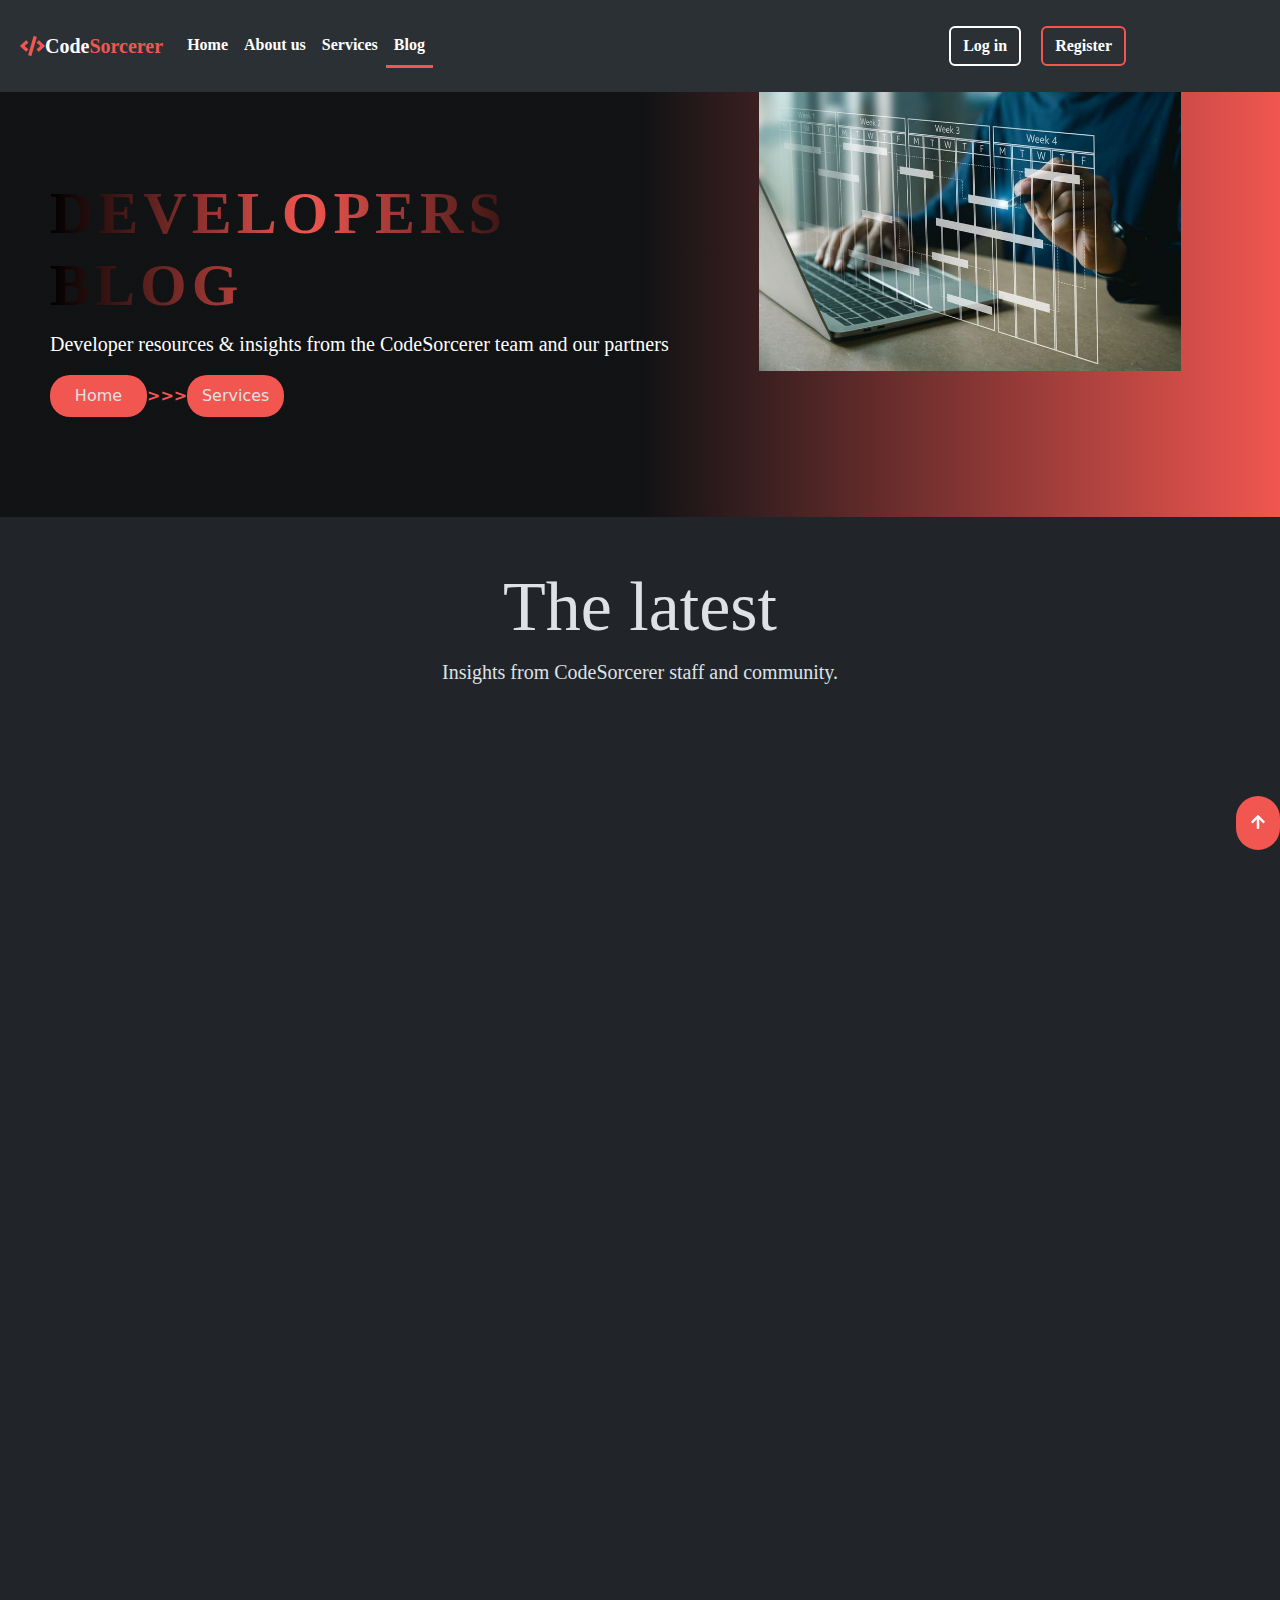
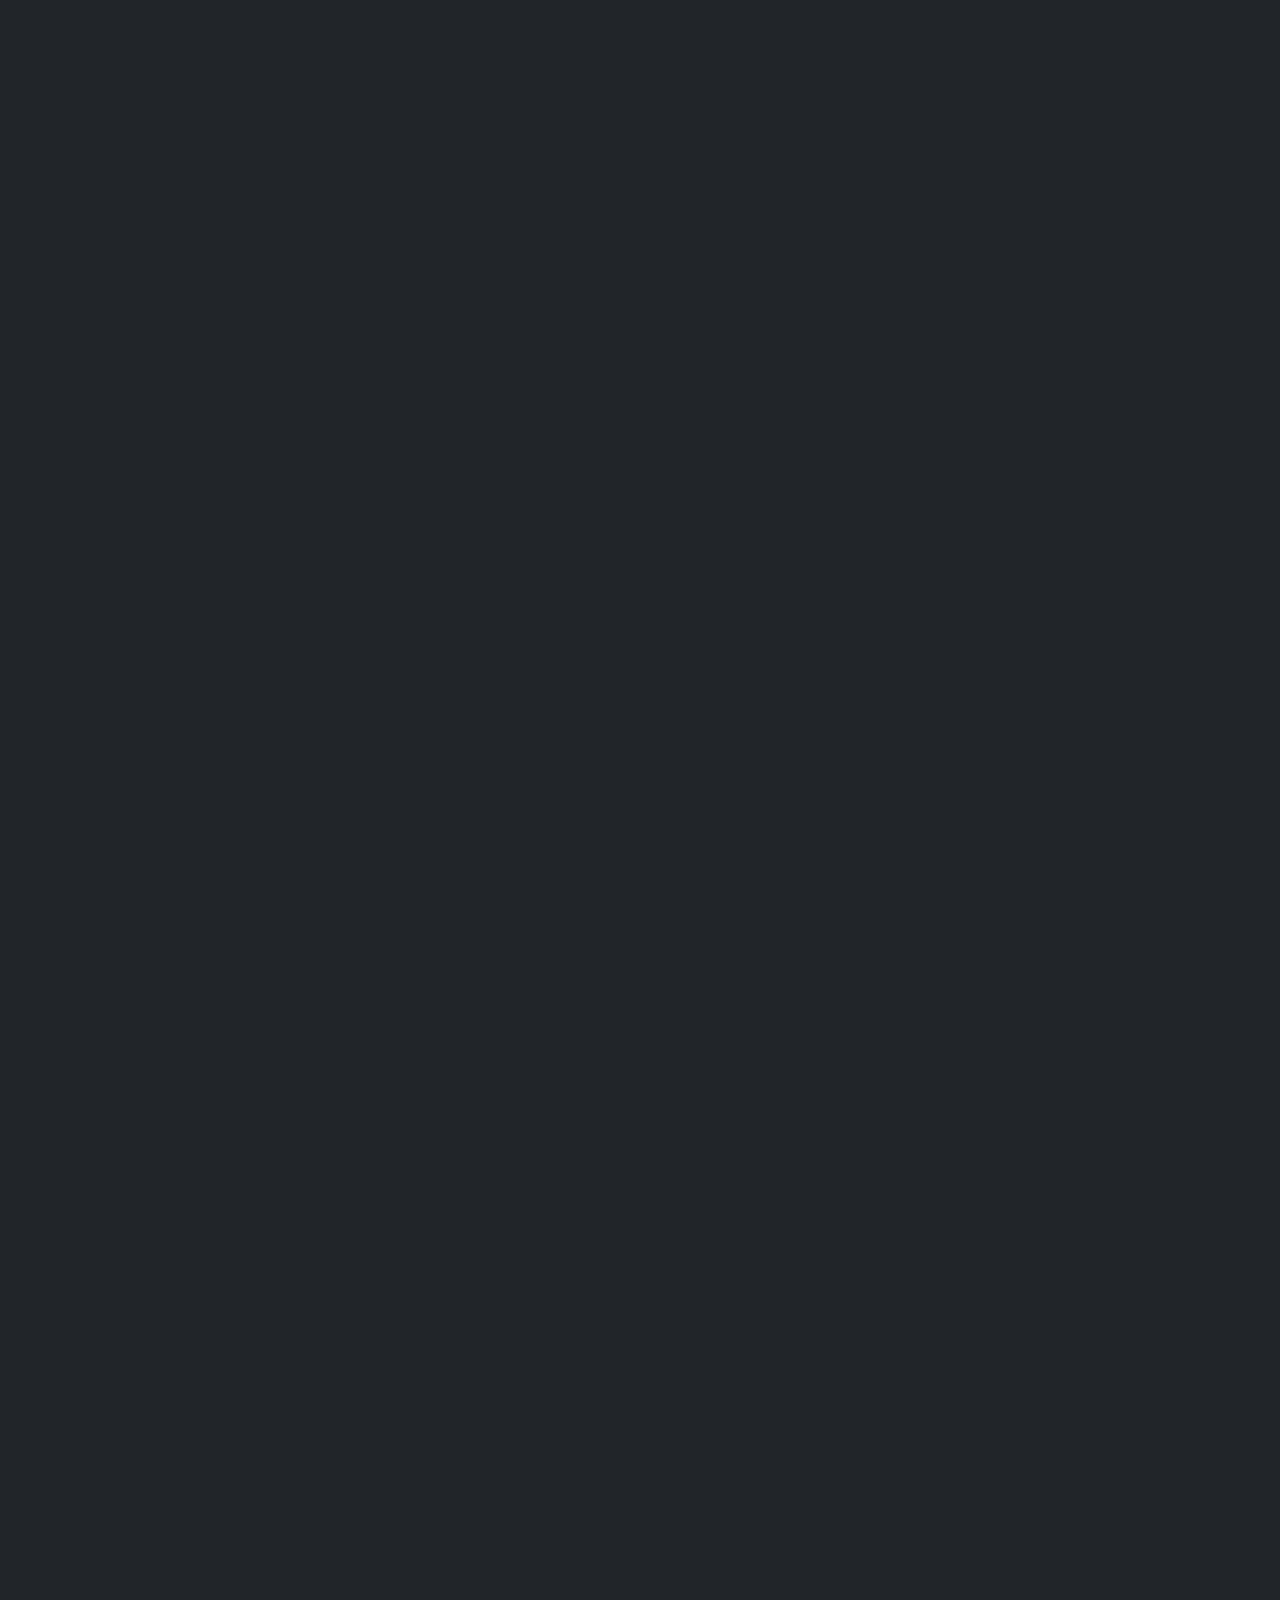
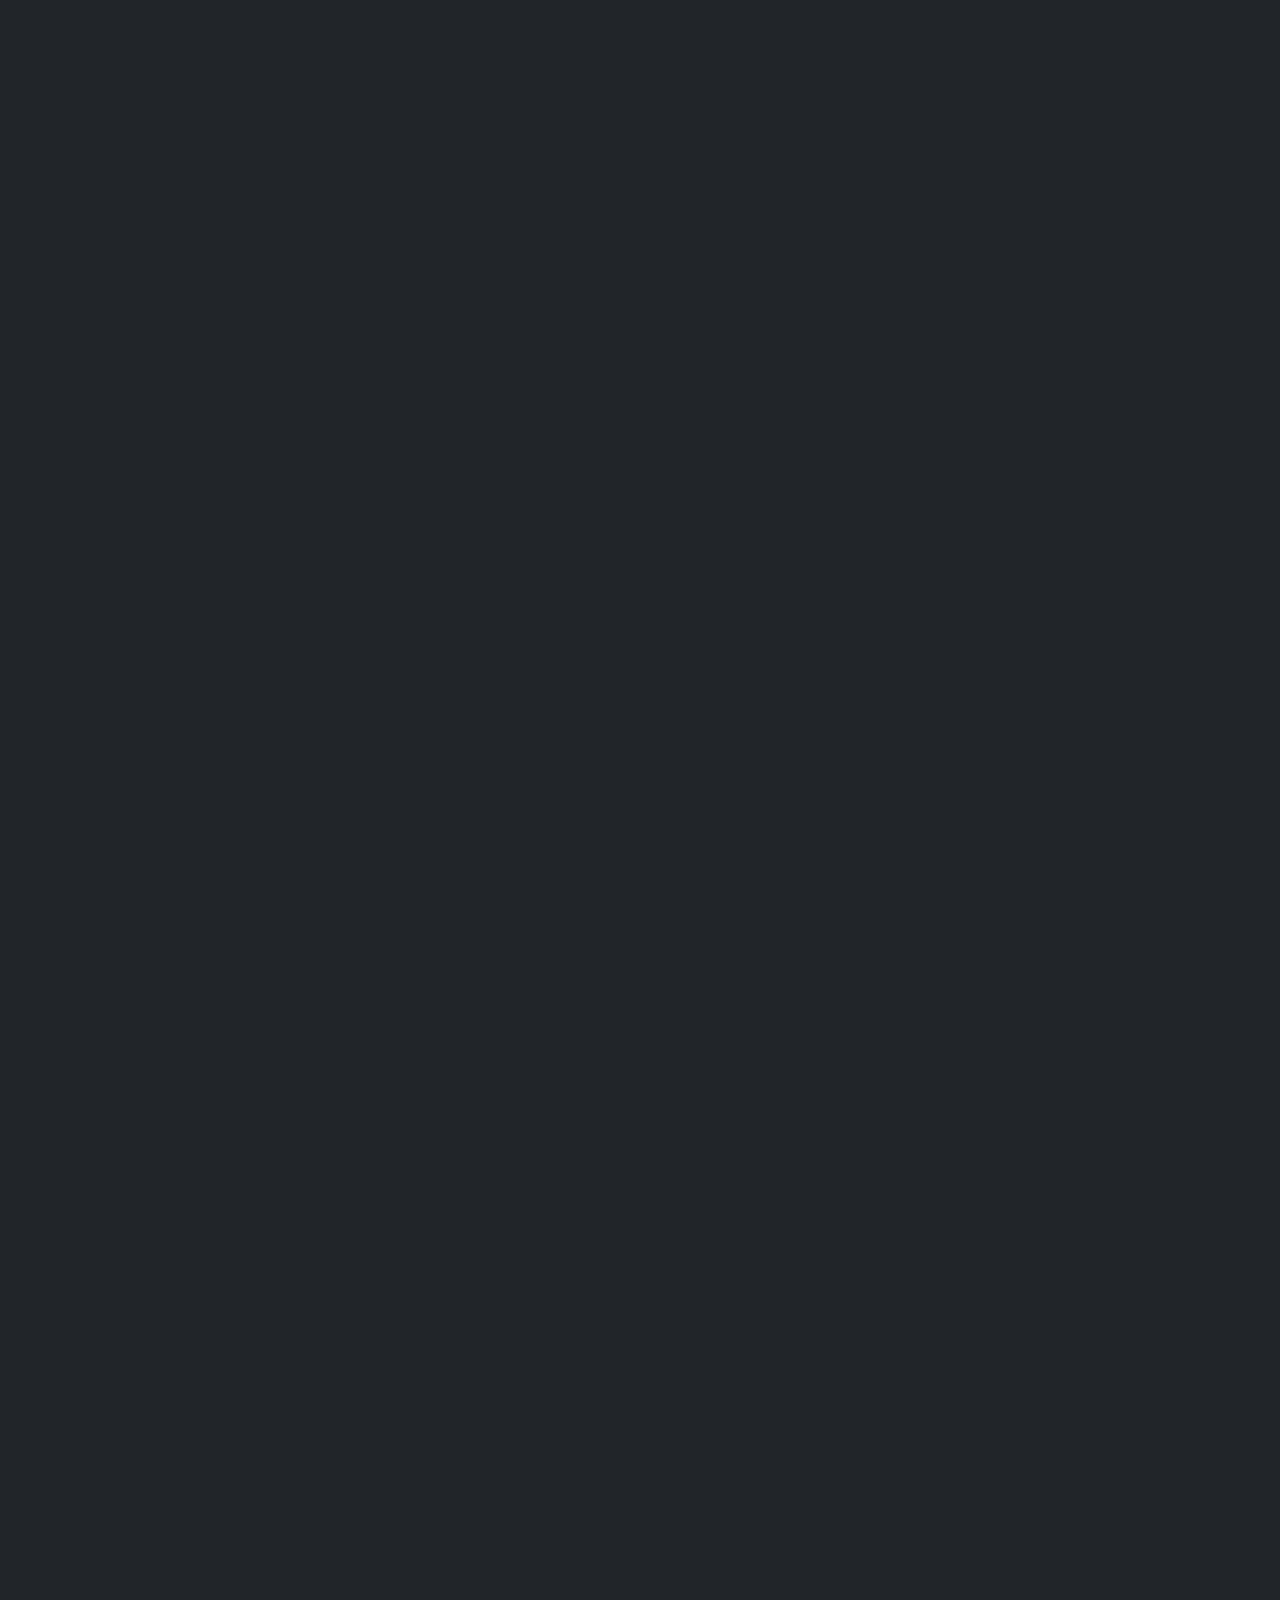
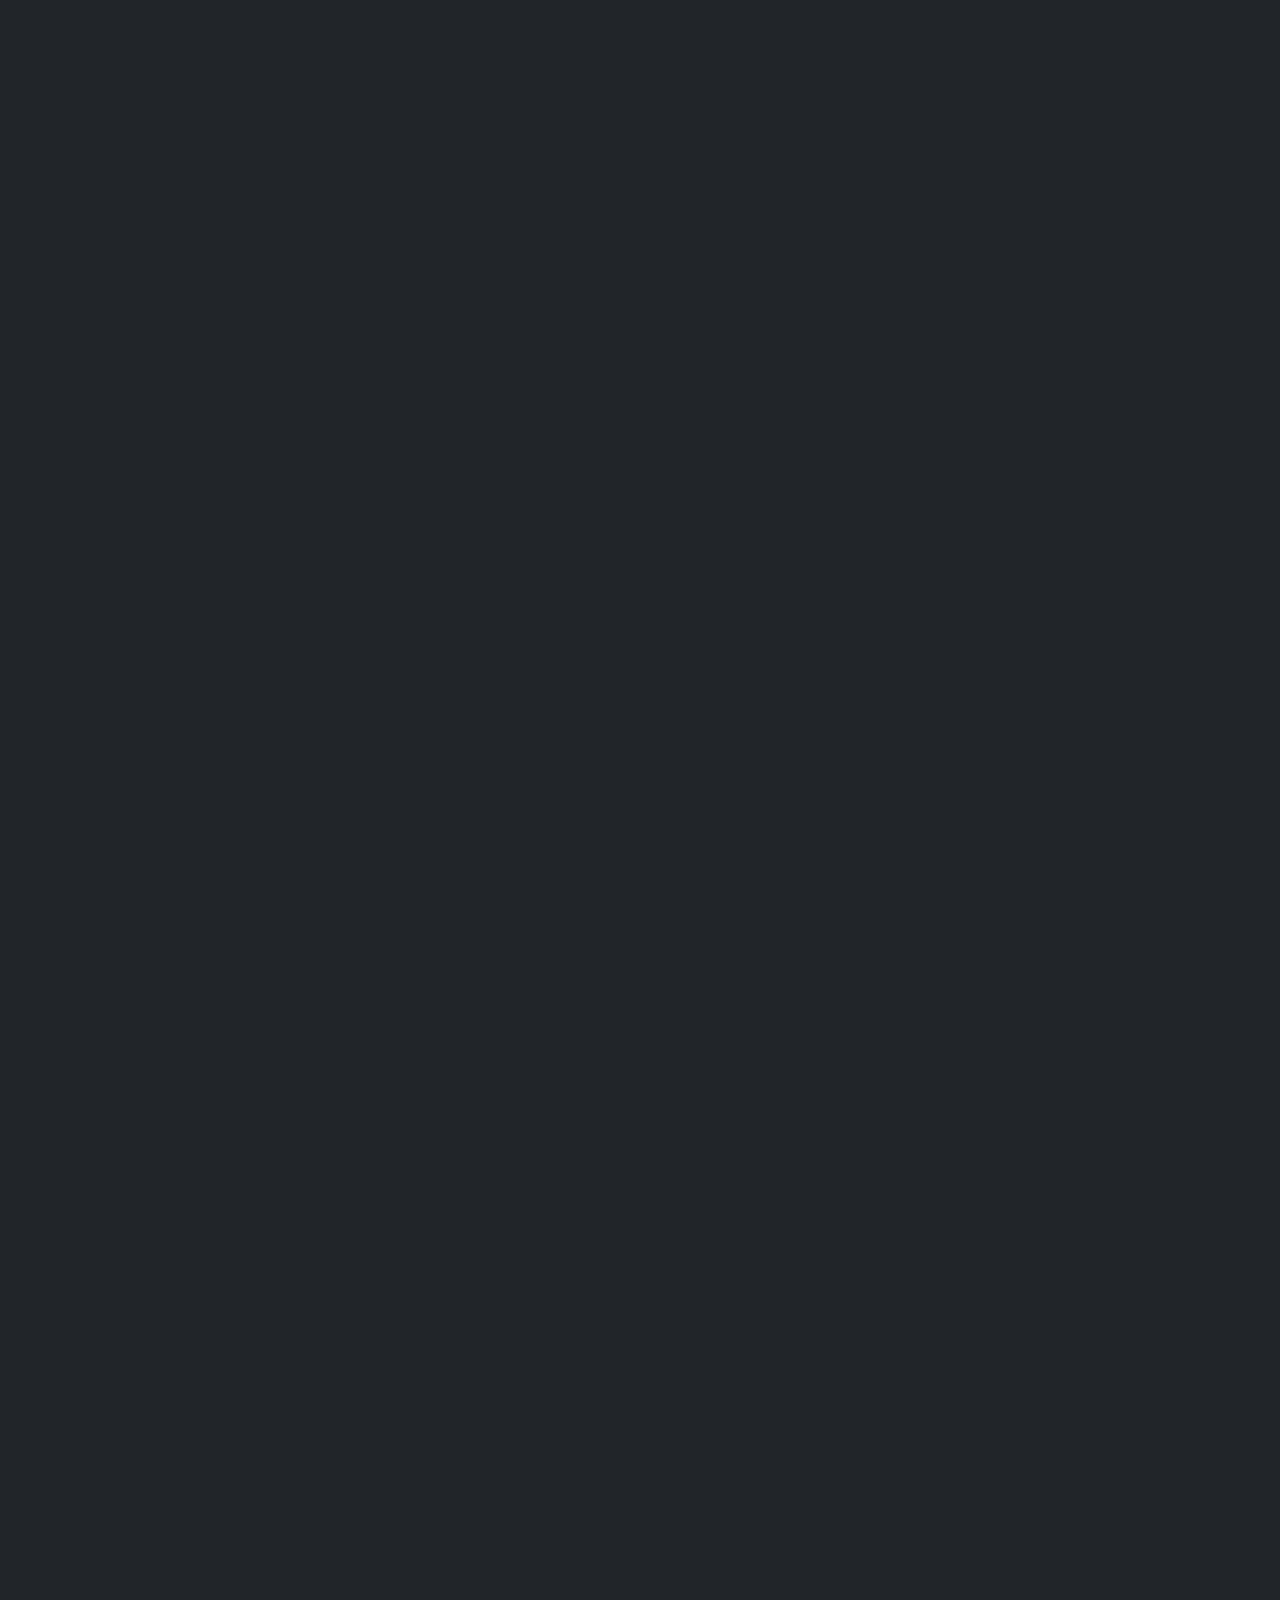
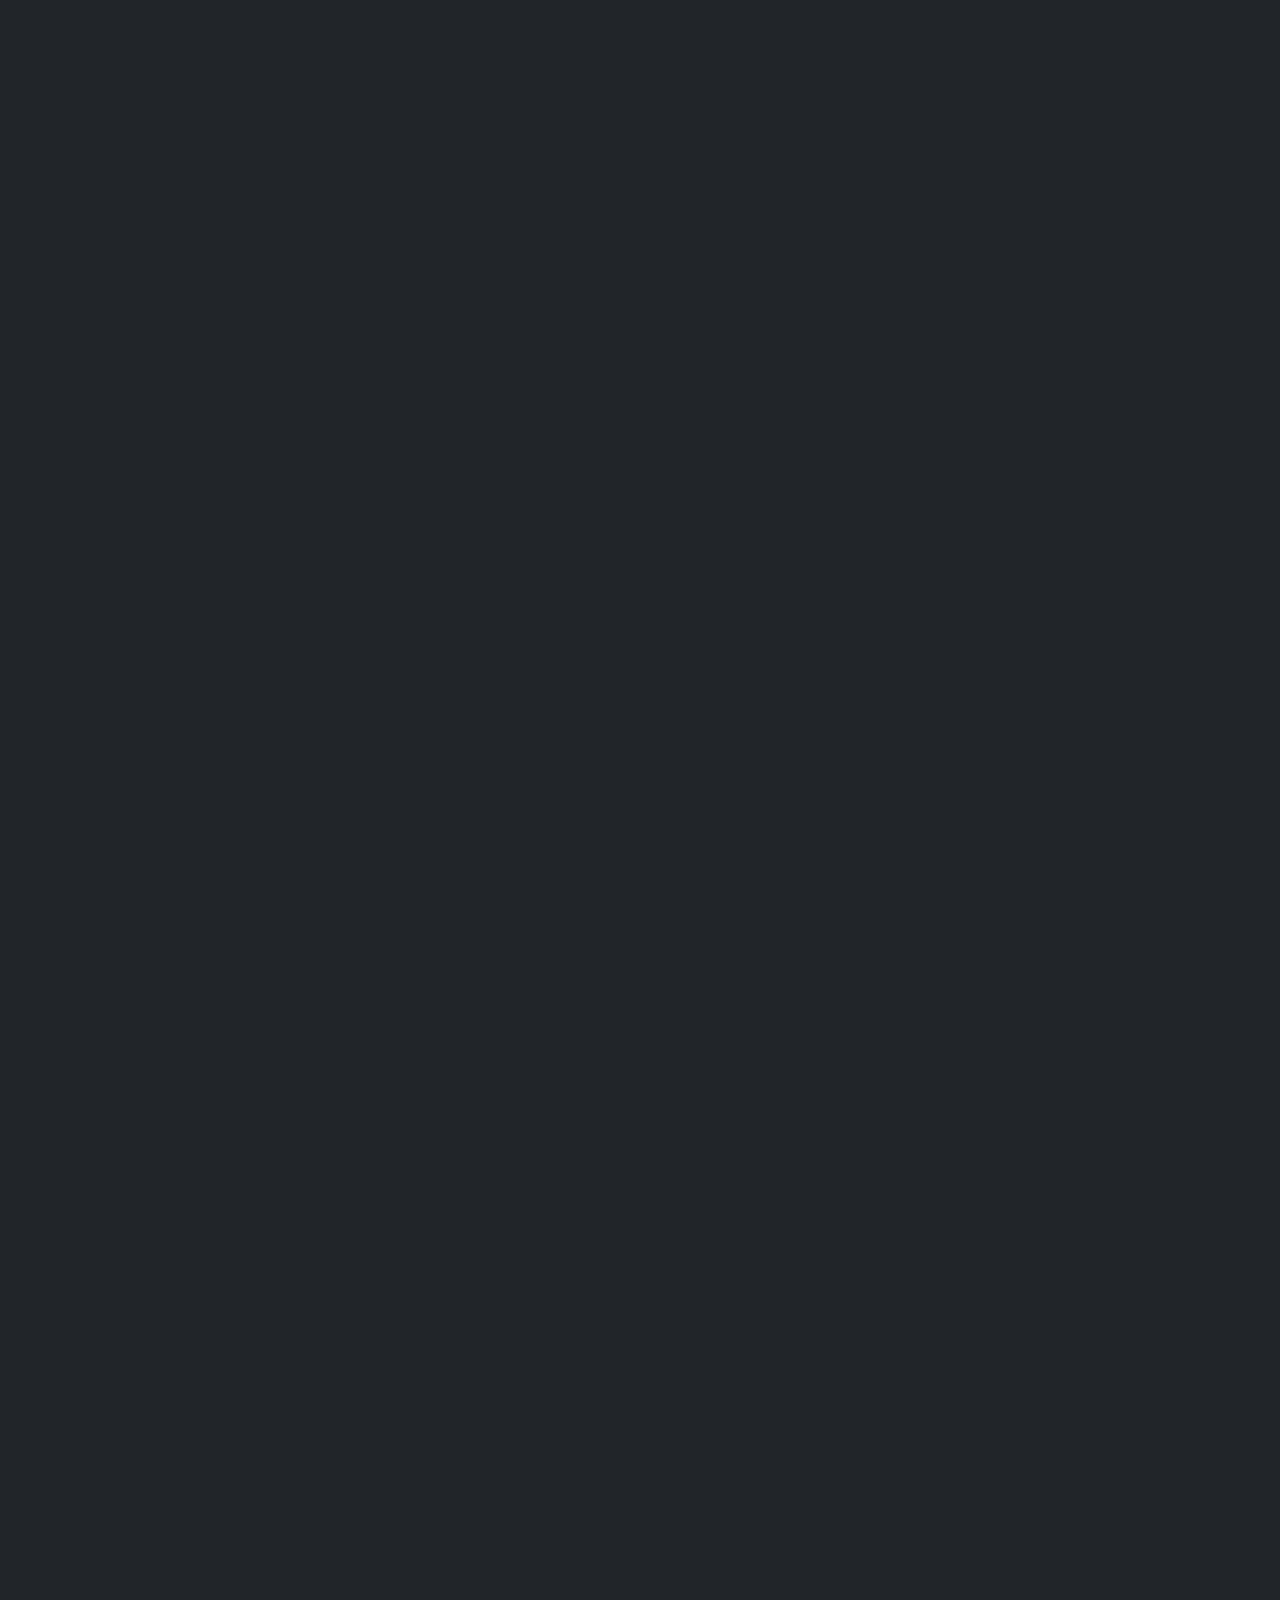
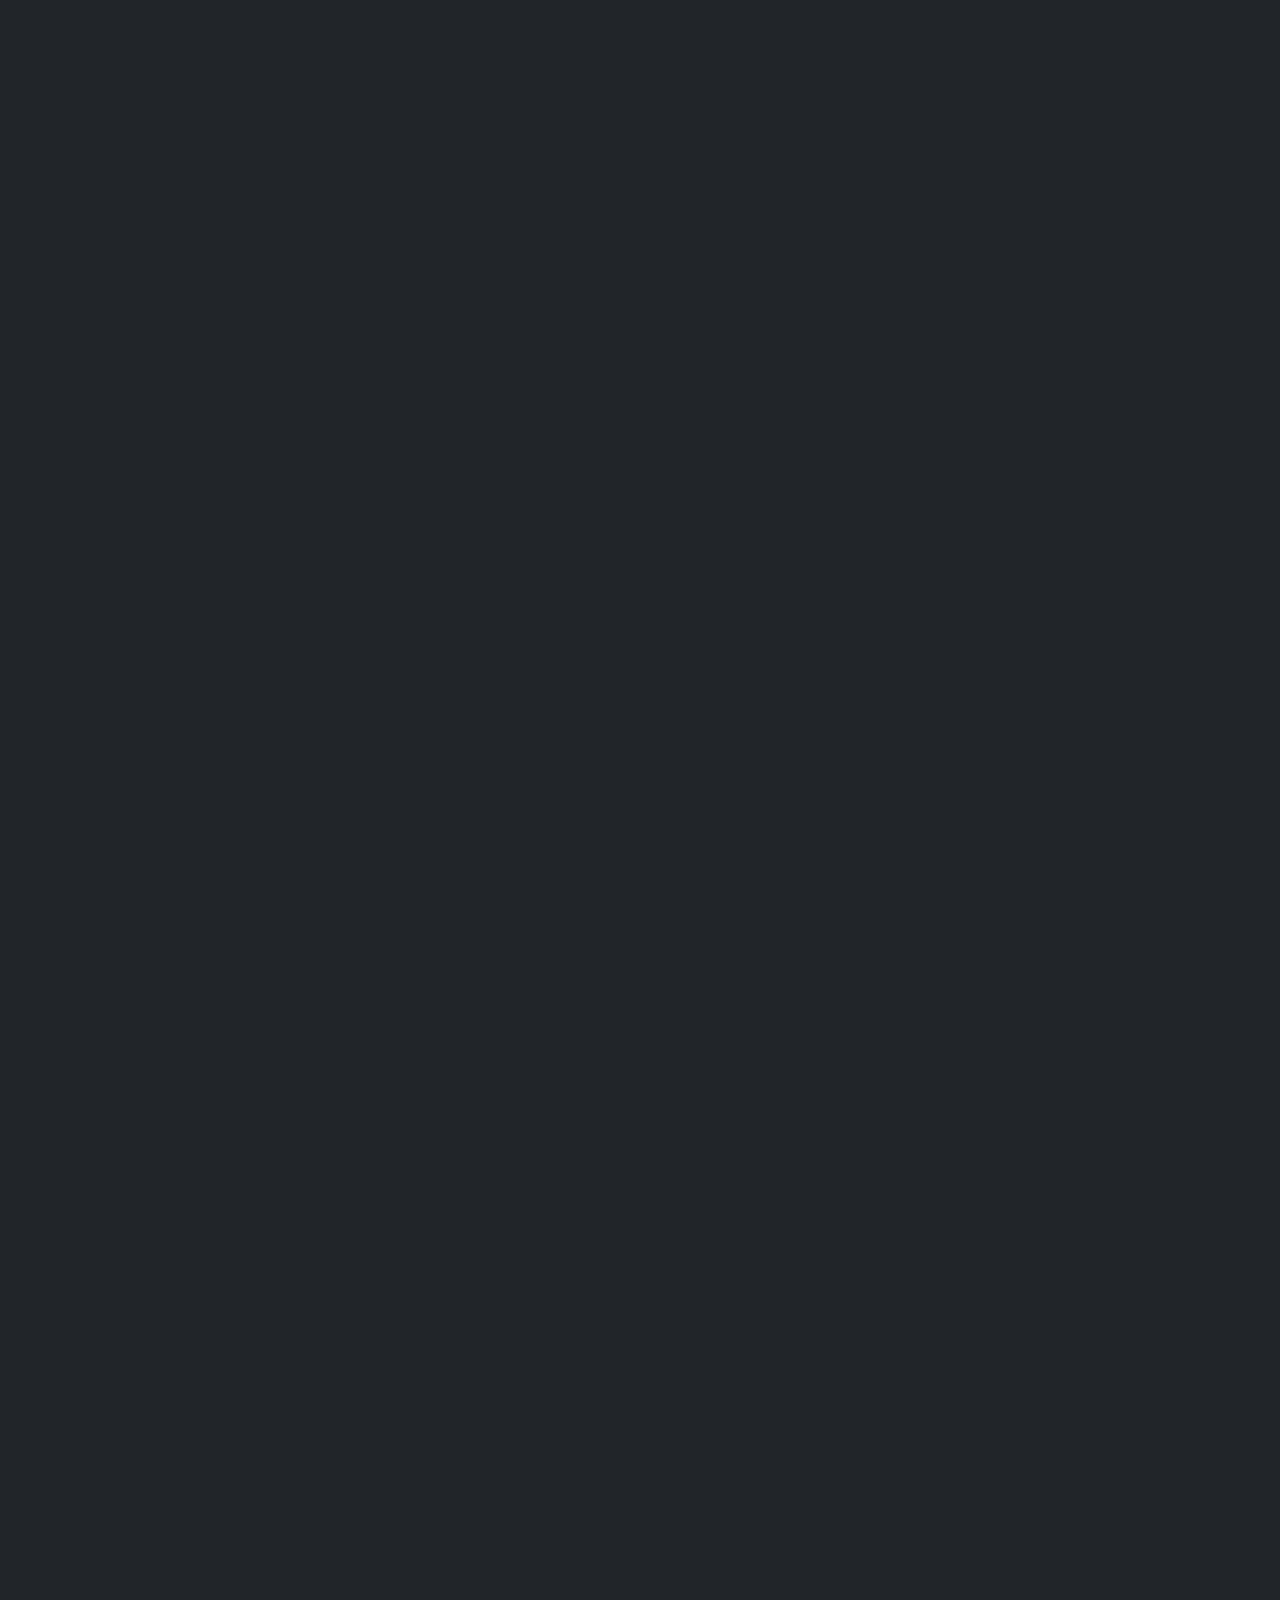
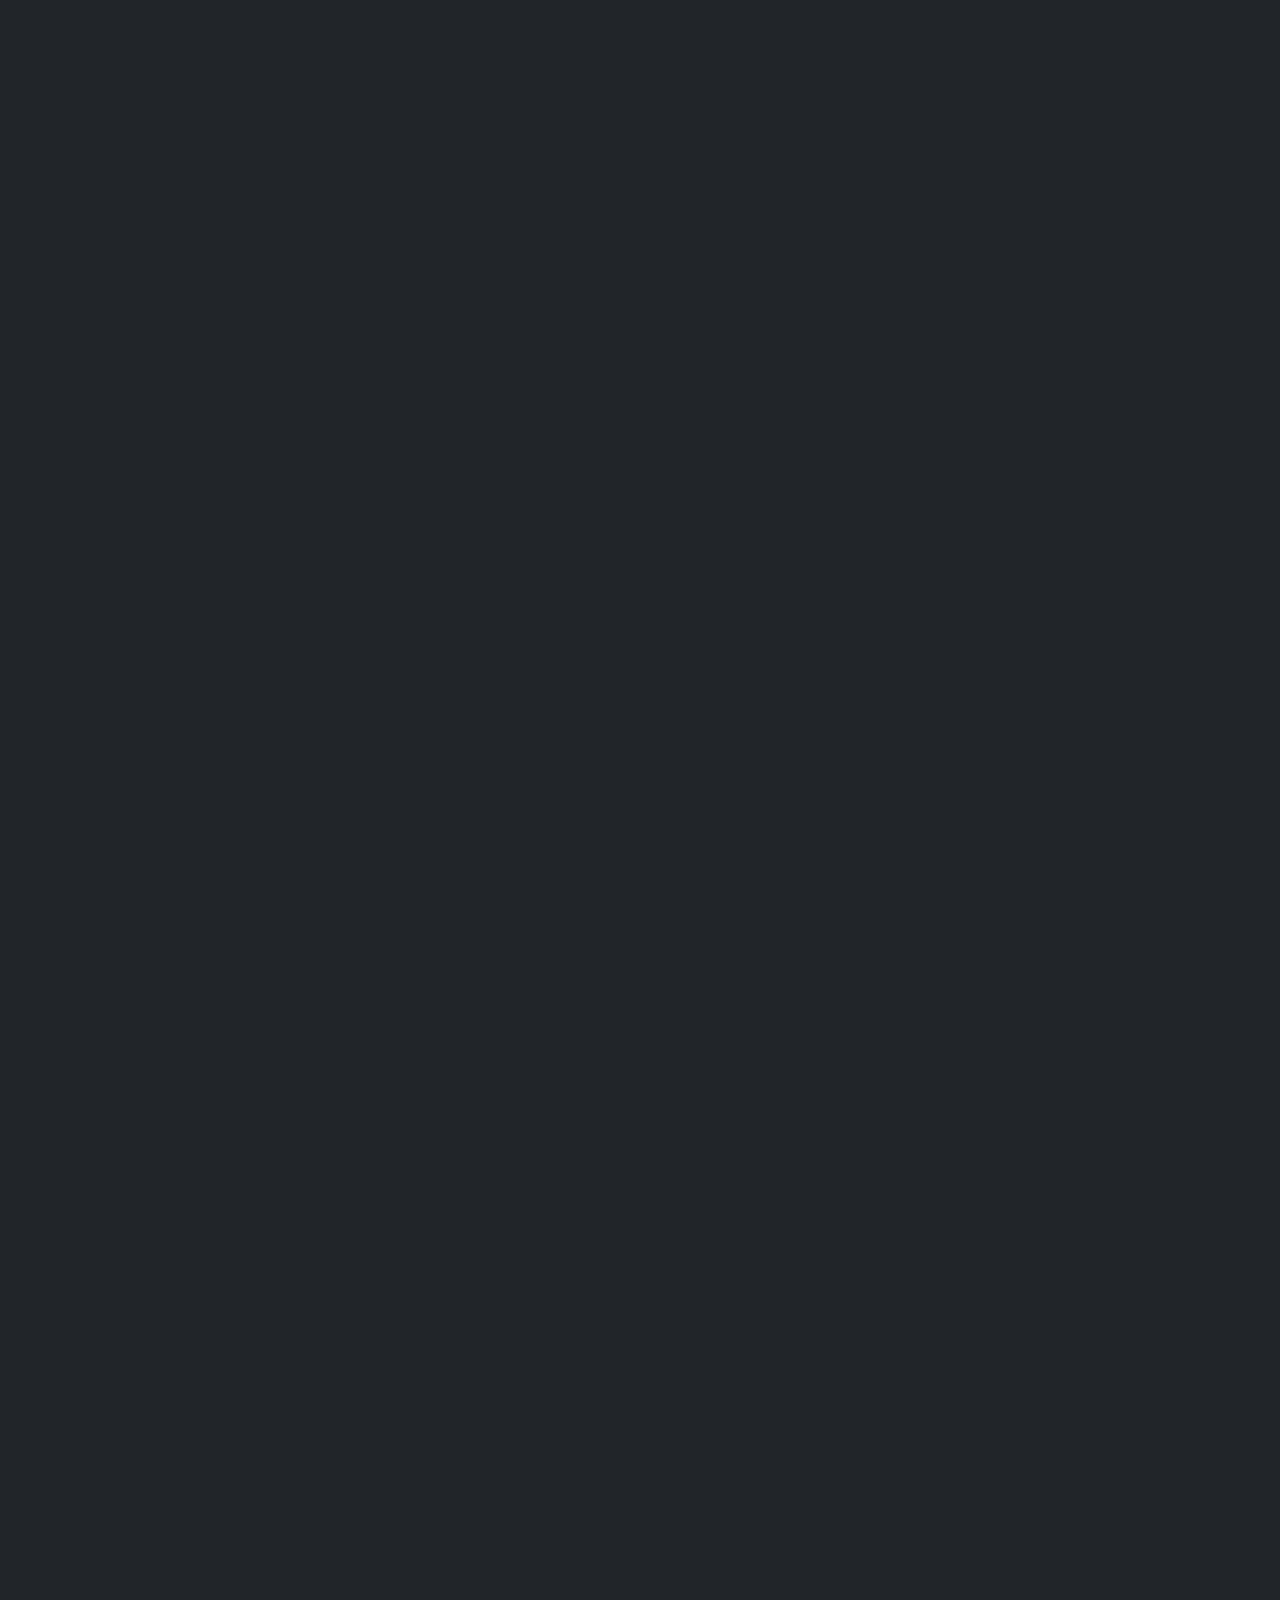
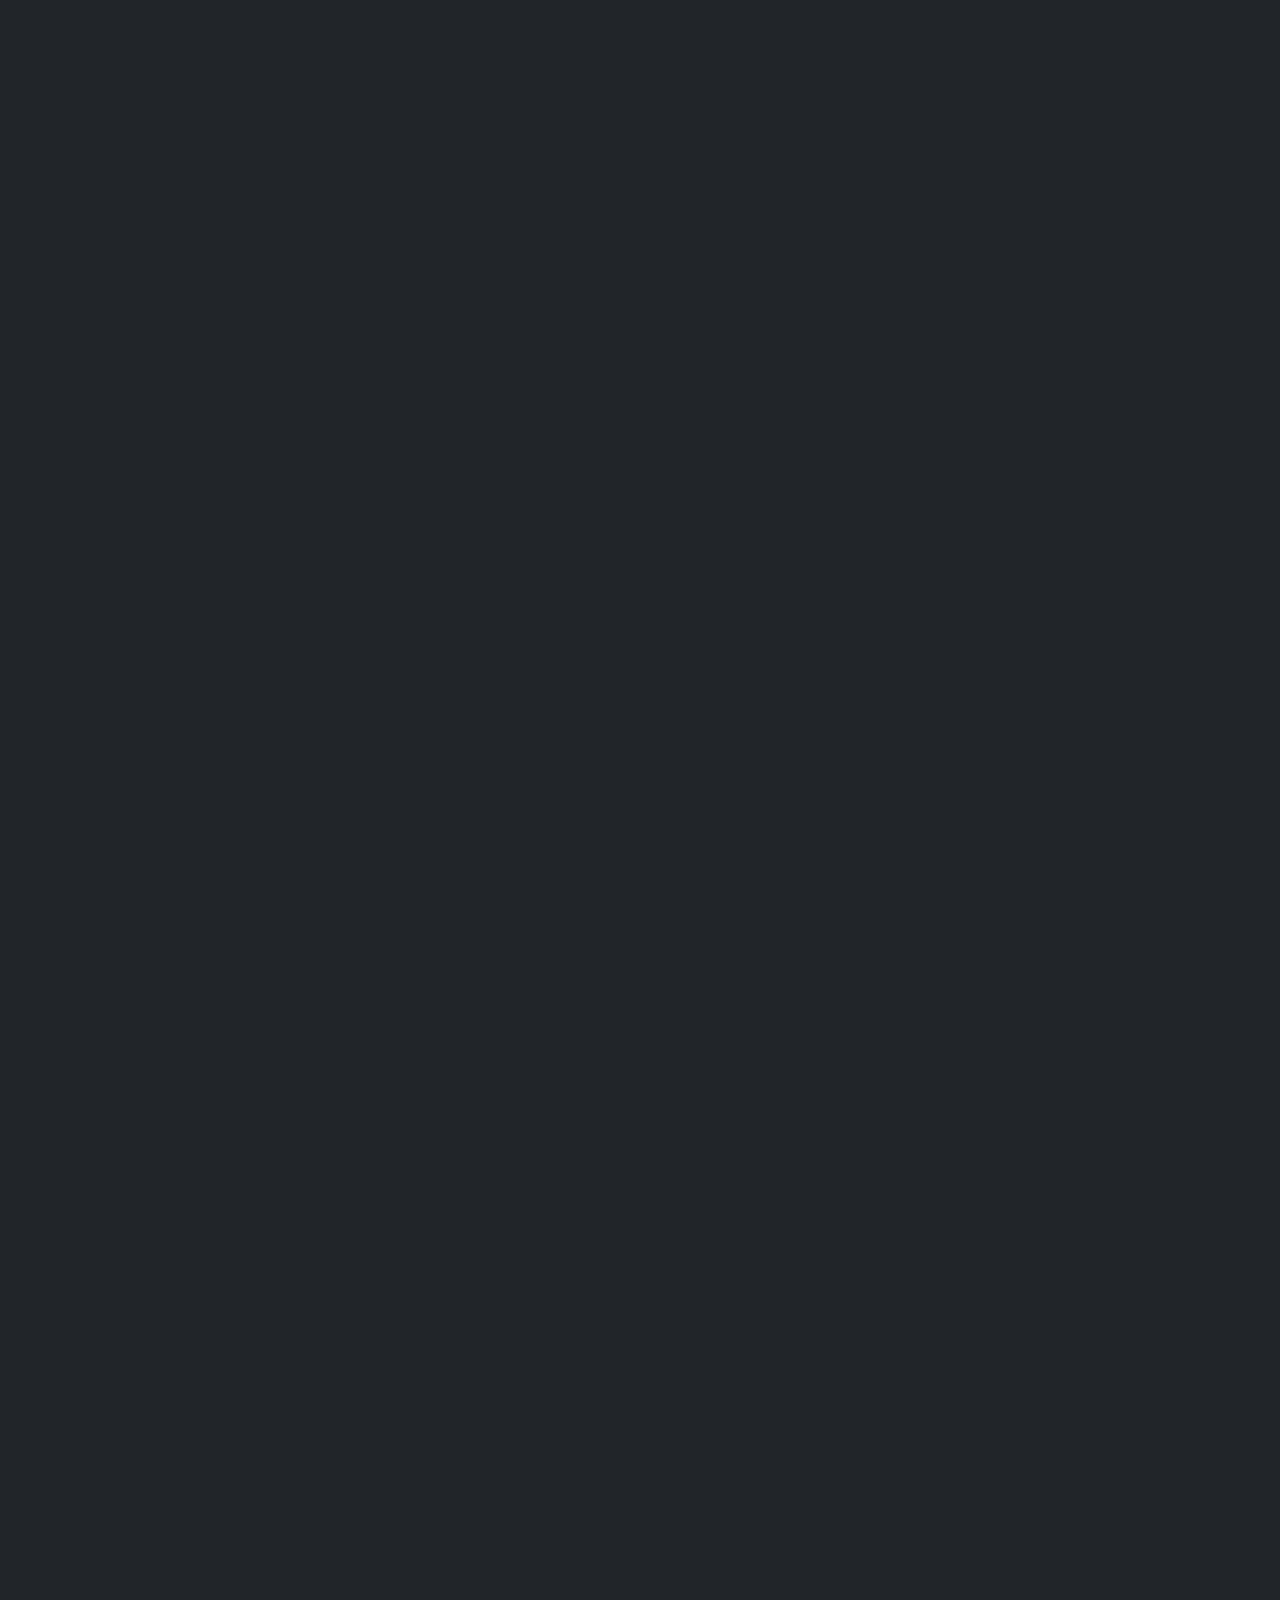
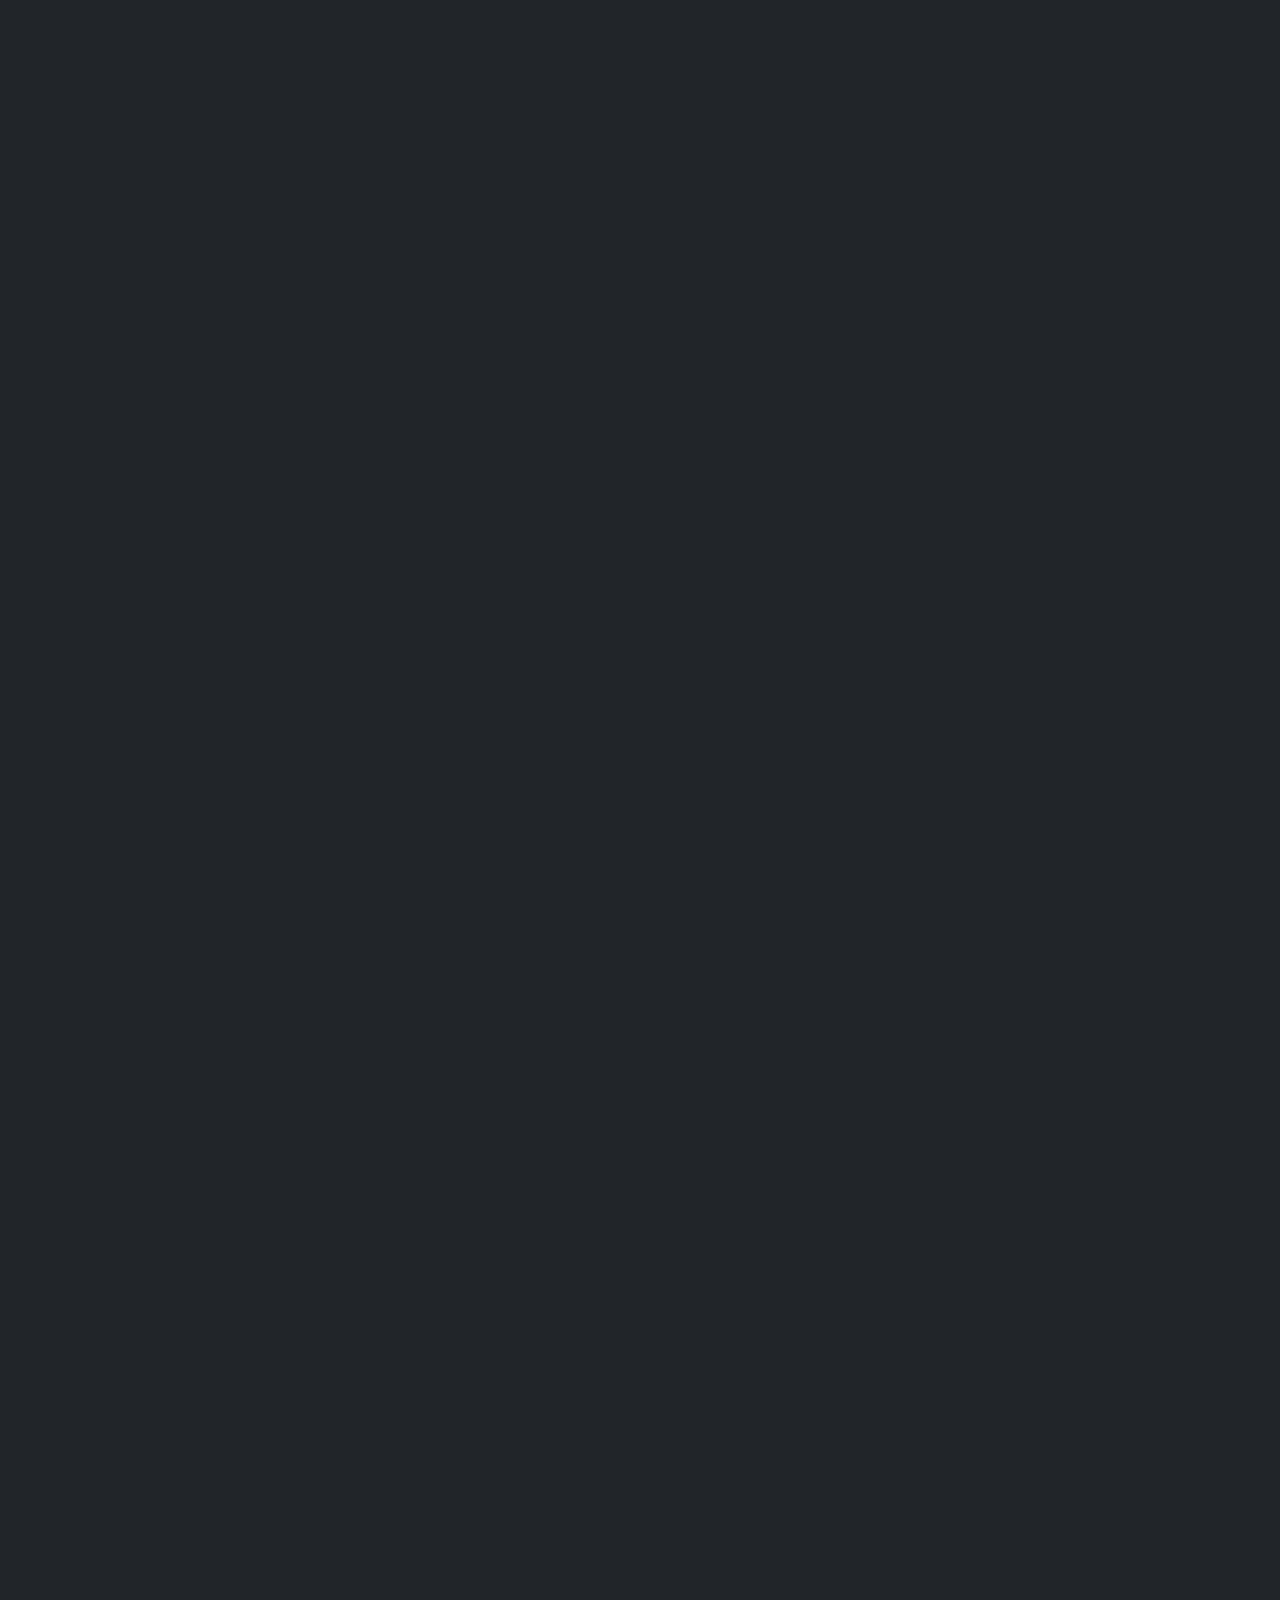
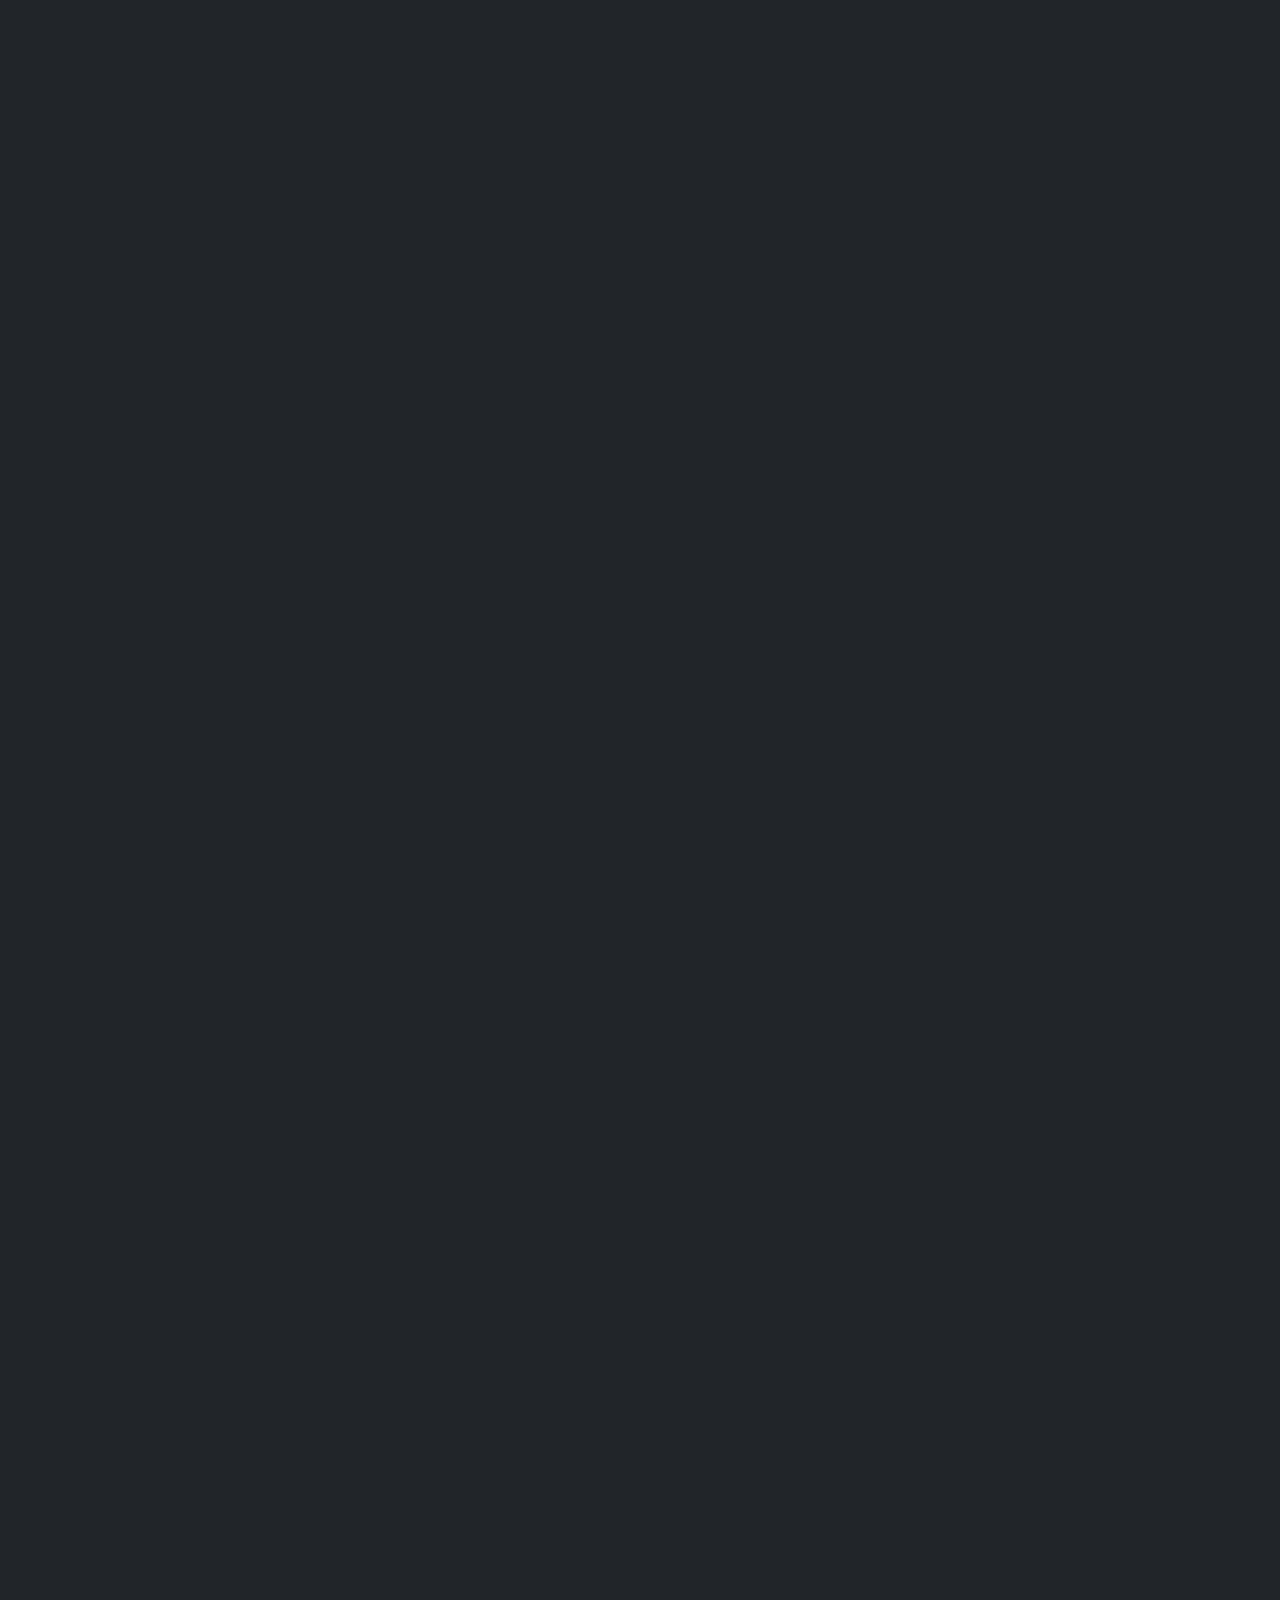
<file: blog.html>
<!DOCTYPE html>
<html lang="en" data-bs-theme="dark">

<head>
    <meta charset="UTF-8">
    <meta name="viewport" content="width=device-width, initial-scale=1.0">
    <link rel="stylesheet" href="https://cdn.jsdelivr.net/npm/bootstrap@5.3.1/dist/css/bootstrap.min.css">
    <link rel="stylesheet" href="/css/blog.css">
    <link rel="stylesheet" href="/css/animation.css">
    <title>Blog</title>
</head>

<body>
    <!-- NavBar begins -->
    <nav class="navbar navbar-expand-lg bg-body-tertiary fixed-top">
        <div class="container m-lg-2">
            <a class="navbar-brand" href="index.html"><span class="fa fa-code"></span>Code<span
                    class="logo">Sorcerer</span></a>
            <button class="navbar-toggler" type="button" data-bs-toggle="collapse" data-bs-target="#mynavbar">
                <span class="fa fa-bars"></span>
            </button>
            <div class="collapse navbar-collapse" id="mynavbar">
                <ul class="navbar-nav me-auto mb-3 mb-lg-0">
                    <li class="nav-item">
                        <a class="nav-link" href="index.html">Home</a>
                    </li>
                    <li class="nav-item">
                        <a class="nav-link" href="about.html">About us</a>
                    </li>
                    <li class="nav-item">
                        <a class="nav-link" href="services.html">Services</a>
                    </li>
                    <li class="nav-item">
                        <a class="nav-link active" href="blog.html">Blog</a>
                    </li>
                </ul>
                <ul class="navbar-nav">
                    <li class="navbar-item">
                        <a href="login.html" class="btn">Log in</a>
                    </li>
                    <li class="navbar-item">
                        <a href="register.html" class="btn a1">Register</a>
                    </li>
                </ul>
            </div>
        </div>
    </nav>
    <!-- NavBar Ends -->
    <!-- blog background styling begins -->
    <div class="container-fluid log">
        <div class="row">
            <div class="col-md-7 col-12 message left">
                <h1>Developers Blog</h1>
                <p>Developer resources & insights from the CodeSorcerer team and our partners</p>
                <a href="index.html" class="btn">Home</a><span class="tx">>>></span><a href="services.html" class="btn">Services</a>
            </div>
            <div class="col-md-5 col-12 photo">
                <img src="/img/blog1.jpg" alt="" class="img-fluid">
            </div>
        </div>
    </div>
    <!-- blog background styling ends -->

    <!-- BLOG SECTION BEGINS -->
    <div>
        <div class="container blog">
            <div class="row mt-5">
                <div class="col-md-12 col-12 text-center">
                    <h1 class="tx1">The latest</h1>
                    <p>Insights from CodeSorcerer staff and community.</p>
                </div>
            </div>
            <div class="row mt-5">
                <div class="col-md-5 col-12 blg leftanim">
                    <div class="m1">
                        <img src="/img/blog1.jpg" alt="" width="104%">
                    </div>
                    <button class="btn b1">programming</button>
                    <h1 class="tx2">How to Incorporate Coding Practice into a Daily Routine</h1>
                    <p class="p1">The best way to stay sharp and keep learning is to make coding a daily habit. If
                        you
                        struggle to form new habits or get routines to stick, here are 6 tips to keep you on
                        track.
                    </p>
                    <div class="mg1">
                        <img src="/img/ellen-weaver.jpg" alt="" width="15%">
                        <p class="tx3">Ellen Weaver <br>February 23, 2023</p>
                    </div>
                </div>
                <div class="col-md-6 col-12 bgl rightanim">
                    <div class="m1">
                        <img src="/img/blog2.jpg" alt="" width="104%" height="350px">
                    </div>
                    <button class="btn b2">Career Insights</button>
                    <h1 class="tx3">What is Mastery Learning, and How Does It Apply to Coding?</h1>
                    <p class="p2">Mastery Learning is the idea that you need to master one concept before moving on
                        to the next. Mastery Learnings effectiveness comes from using iterative, hands-on subject
                        matter practice, assessing and analyzing knowledge gaps, and leveraging insights gained from
                        failures to fully understand the concept at hand. Then, you can move onto the next concept
                        and repeat the process.
                    </p>
                    <div class="mg2">
                        <img src="/img/Breakout Mentors.jpg" alt="" width="10%">
                        <p class="tx4">Breakout Mentors <br>March 21, 2023</p>
                    </div>
                </div>
            </div>
            <div class="row mt-2">
                <div class="col-md-5 col-12 blg leftanim">
                    <div class="m1">
                        <img src="/img/blog3.jpg" alt="" width="104%">
                    </div>
                    <button class="btn b1">programming</button>
                    <h1 class="tx2">TypeScript and JavaScript: Their relationship, explained</h1>
                    <p class="p1">Are you confused about the relationship between TypeScript and JavaScript? By the
                        end of this article, you will have a clear understanding of the relationship between
                        TypeScript and JavaScript, and be able to make an informed decision about which one to use
                        for your next project.
                    </p>
                    <div class="mg1">
                        <img src="/img/ellen-weaver.jpg" alt="" width="15%">
                        <p class="tx3">Ellen Weaver <br>January 17, 2023</p>
                    </div>
                </div>
                <div class="col-md-6 col-12 bgl rightanim">
                    <div class="m1">
                        <img src="/img/blog4.jpg" alt="" width="104%" height="350px">
                    </div>
                    <button class="btn b2">Career Insights</button>
                    <h1 class="tx3">Developer Productivity: Strengthening flow through meditation</h1>
                    <p class="p2">The productivity of the flow state is unmatched. Learn how to harness flow through
                        meditation and reap the benefits.
                    </p>
                    <div class="mg2">
                        <img src="/img/Breakout Mentors.jpg" alt="" width="10%">
                        <p class="tx4">Breakout Mentors <br>January 5, 2023</p>
                    </div>
                </div> 
            </div>
            <div class="row mt-2">
                <div class="col-md-5 col-12 blg leftanim">
                    <div class="m1">
                        <img src="/img/blog5.jpg" alt="" width="104%">
                    </div>
                    <button class="btn b1">Career Insights</button>
                    <h1 class="tx2">Developer Productivity: A guide to finding flow</h1>
                    <p class="p1">Often used interchangeably with being "in the zone", flow blocks out the world
                        and allows you to fully involve yourself with whatever you're doing. You feel increased
                        confidence, motivation, productivity, and happiness all while being immersed in your
                        work. Find out how to harness your flow.
                    </p>
                    <div class="mg1">
                        <img src="/img/ellen-weaver.jpg" alt="" width="15%">
                        <p class="tx3">Ellen Weaver <br>December 4, 2022</p>
                    </div>
                </div>
                <div class="col-md-6 col-12 bgl rightanim">
                    <div class="m1">
                        <img src="/img/blog4.jpg" alt="" width="104%" height="350px">
                    </div>
                    <button class="btn b2">Product News</button>
                    <h1 class="tx3">8 Reasons Why CodeSorcerer Practice Coding with Codewars</h1>
                    <p class="p2">After surveying Codewarriors ranging from brand new to seasoned veterans, we
                        learned some creative and intuitive ways users find value in practicing coding with
                        Codewars. We're so excited to share what we learned with you!
                    </p>
                    <div class="mg2">
                        <img src="/img/Breakout Mentors.jpg" alt="" width="10%">
                        <p class="tx4">Breakout Mentors <br>November 18, 2022</p>
                    </div>
                </div>
            </div>
            <div class="row mt-2">
                <div class="col-md-5 col-12 blg leftanim">
                    <div class="m1">
                        <img src="/img/blog6.jpg" alt="" width="104%">
                    </div>
                    <button class="btn b1">programming</button>
                    <h1 class="tx2">Top SQL Interview Questions and Answers in 2022</h1>
                    <p class="p1">Challenge yourself to see how many of these real SQL interview questions
                        you can solve from beginner to advanced.
                    </p>
                    <div class="mg1">
                        <img src="/img/joel.jpg" alt="" width="15%">
                        <p class="tx3">Joel Hereth, Big Tech Interviews<br>November 2, 2022</p>
                    </div>
                </div>
                <div class="col-md-6 col-12 bgl rightanim">
                    <div class="m1">
                        <img src="/img/blog7.jpg" alt="" width="104%" height="350px">
                    </div>
                    <button class="btn b2">programming</button>
                    <h1 class="tx3">Quick Start Guide: Golang for Beginners</h1>
                    <p class="p2">Ever asked yourself, "what's the point of learning Go?" Here's a Golang
                        guide to help get you started.
                    </p>
                    <div class="mg2">
                        <img src="/img/Breakout Mentors.jpg" alt="" width="10%">
                        <p class="tx4">Breakout Mentors <br>October 19, 2022</p>
                    </div>
                </div>
            </div>
            <div class="row mt-2">
                <div class="col-md-5 col-12 blg leftanim">
                    <div class="m1">
                        <img src="/img/blog8.jpg" alt="" width="104%">
                    </div>
                    <button class="btn b1">Career Insights</button>
                    <h1 class="tx2">Would You Pass the Google SQL Interview? Test Yourself with These 7
                        Concepts</h1>
                    <p class="p1">Joel from Big Tech Interviews lays out the core concepts you need to
                        nail an SQL interview at Google.
                    </p>
                    <div class="mg1">
                        <img src="/img/joel.jpg" alt="" width="15%">
                        <p class="tx3">Joel Hereth, Big Tech Interviews<br>August 4, 2022</p>
                    </div>
                </div>
                <div class="col-md-6 col-12 bgl rightanim">
                    <div class="m1">
                        <img src="/img/blog9.jpg" alt="" width="104%" height="350px">
                    </div>
                    <button class="btn b2">Career Insights</button>
                    <h1 class="tx3">10 Traits Employers Look for When Hiring Software Engineers</h1>
                    <p class="p2">CodeSorcerer CEO Jake Hoffner provides 10 valuable traits he looks for
                        in a software engineer.
                    </p>
                    <div class="mg2">
                        <img src="/img/jake.png" alt="" width="10%">
                        <p class="tx4">Jake Hoffner<br>July 25, 2022</p>
                    </div>
                </div>
            </div>
            <div class="row mt-2">
                <div class="col-md-5 col-12 blg leftanim">
                    <div class="m1">
                        <img src="/img/blog10.jpg" alt="" width="104%">
                    </div>
                    <button class="btn b1">programming</button>
                    <h1 class="tx2">What is SQL? 8 resources for beginners</h1>
                    <p class="p1">8 resources to introduce and explain SQL to beginners.
                    </p>
                    <div class="mg1">
                        <img src="/img/ellen-weaver.jpg" alt="" width="15%">
                        <p class="tx3">Ellen Weaver <br>June 13, 2022</p>
                    </div>
                </div>
                <div class="col-md-6 col-12 bgl rightanim">
                    <div class="m1">
                        <img src="/img/blog11.jpg" alt="" width="104%" height="350px">
                    </div>
                    <button class="btn b2">programming</button>
                    <h1 class="tx3">7 Resources to Level Up with Python for Data Science</h1>
                    <p class="p2">7 resources to help boost your python based data science
                        knowledge.
                    </p>
                    <div class="mg2">
                        <img src="/img/ellen-weaver.jpg" alt="" width="10%">
                        <p class="tx4">Ellen Weaver<br>June 12, 2022</p>
                    </div>
                </div>
            </div>
            <div class="row mt-2">
                <div class="col-md-5 col-12 blg leftanim">
                    <div class="m1">
                        <img src="/img/blog12.png" alt="" width="104%">
                    </div>
                    <button class="btn b1">programming</button>
                    <h1 class="tx2">Codewars: Practice coding with active learning</h1>
                    <p class="p1">Passive learning isn't working. Try active learning with
                        Codewars.
                    </p>
                    <div class="mg1">
                        <img src="/img/ellen-weaver.jpg" alt="" width="15%">
                        <p class="tx3">Ellen Weaver <br>June 10, 2022</p>
                    </div>
                </div>
                <div class="col-md-6 col-12 blg rightanim">
                    <div class="m1">
                        <img src="/img/blog13.png" alt="" width="104%">
                    </div>
                    <button class="btn b1">Career Insights</button>
                    <h1 class="tx2">How to Begin a New Career as a Software Engineer</h1>
                    <p class="p1">Completely lost on where to begin? We've got you covered.
                    </p>
                    <div class="mg1">
                        <img src="/img/ellen-weaver.jpg" alt="" width="15%">
                        <p class="tx3">Ellen Weaver <br>June 8, 2022</p>
                    </div>
                </div>
            </div>
            <div class="row mt-2">
                <div class="col-md-5 col-12 blg leftanim">
                    <div class="m1">
                        <img src="/img/blog14.gif" alt="" width="104%">
                    </div>
                    <button class="btn b1">programming</button>
                    <h1 class="tx2">7 Cheat Sheets for Javascript Arrays</h1>
                    <p class="p1">7 helpful resources and reference sheets to help you with JavaScript Arrays.
                    </p>
                    <div class="mg1">
                        <img src="/img/ellen-weaver.jpg" alt="" width="15%">
                        <p class="tx3">Ellen Weaver <br>June 2, 2022</p>
                    </div>
                </div>
                <div class="col-md-6 col-12 blg rightanim">
                    <div class="m1">
                        <img src="/img/blog15.jpg" alt="" width="104%">
                    </div>
                    <button class="btn b1">Career Insights</button>
                    <h1 class="tx2">How to Create a Software Engineer Portfolio to Land Your First Junior Dev Job</h1>
                    <p class="p1">A how-to guide for creating a job-worthy portfolio.</p>
                    <div class="mg1">
                        <img src="/img/ellen-weaver.jpg" alt="" width="15%">
                        <p class="tx3">Ellen Weaver <br>June 1, 2022</p>
                    </div>
                </div>
            </div>
        </div>
    </div>

    <!-- FOOTER SECTION BEGINS -->
    <footer class="container-fluid swipeanim">
        <div class="container">
            <div class="row">
                <div class="col-md-3">
                    <h2><span class="fa fa-code"></span>Code<span class="logo">Sorcerer</span></h2>
                    <p>Owerri, Imo State, Nigeria.</p>
                    <h5>Top Languages</h5>
                    <div class="lang">
                        <span>C</span>&nbsp;<span>C#</span>&nbsp;<span>C++</span>&nbsp;<span>Dart</span>&nbsp;<span>Go</span>&nbsp;<span>Haskell</span>&nbsp;<span>Java</span>&nbsp;<br><span>JavaScript</span>&nbsp;<span>Kotlin</span>&nbsp;<span>Lua</span>&nbsp;<span>PHP</span>&nbsp;<span>Python</span>&nbsp;<br><span>R</span>&nbsp;<span>Ruby</span>&nbsp;<span>Rust</span>&nbsp;<span>SQL</span>&nbsp;<span>Swift</span>&nbsp;<span>TypeScript</span>
                    </div>
                </div>
                <div class="col-md-3">
                    <h4>PAGE LINKS</h4>
                    <ul>
                        <li><i class="fa fa-angle-right"></i><a href="index.html">HOME</a></li>
                        <li><i class="fa fa-angle-right"></i><a href="about.html">ABOUT US</a></li>
                        <li><i class="fa fa-angle-right"></i><a href="services.html">SERVICES</a></li>
                        <li><i class="fa fa-angle-right"></i><a href="blog.html">BLOG</a></li>
                    </ul>
                </div>
                <div class="col-md-3">
                    <h4>DEVELOPERS</h4>
                    <ul>
                    <li><i class="fa fa-angle-right"></i><a href="blog.html">BLOG</a></li> 
                    <li><i class="fa fa-angle-right"></i><a href="register.html">TRAINING</a></li> 
                    <li><i class="fa fa-angle-right"></i><a href="leaderboard.html">LEADEARBOARD</a></li> 
                    <li><i class="fa fa-angle-right"></i><a href="login.html">DASHBOARD</a></li> 
                    </ul>
                </div>
                <div class="col-md-3">
                    <h4>OUR SOCIAL NETWORKS</h4>
                    <P>CONNECT WITH US ON OUR VARIOUS SOCIAL MEDIA PLATFORMS</P>
                    <div class="social">
                        <div class="container socail-media-icons text-center">
                            <i class=" fab fa-twitter"></i>
                            <i class=" fab fa-facebook"></i>
                            <i class=" fab fa-instagram"></i>
                            <i class=" fab fa-github"></i>
                            <i class=" fab fa-linkedin"></i>
                        </div>
                    </div>
                </div>
            </div>
        </div>
    </footer>
    <!-- FOOTER SECTION ENDS -->
    <button id="mybtn"><span class="fa fa-arrow-up"></span></button>
</body>

<script src="/js/jquery-3.2.1.min.js"></script>
<script src="/js/index.js"></script>
<script src="https://cdn.jsdelivr.net/npm/bootstrap@5.3.1/dist/js/bootstrap.bundle.min.js"></script>
<script src="/js/all.js"></script>
<script>
     // scroll to top button styling
     $(window).scroll(function(){
        if($(this).scrollTop() > 80){
            $('#mybtn').fadeIn('slow')
        }else{
            $('#mybtn').fadeOut('slow')
        }
    })
    // ScrollUP
    $('#mybtn').click(function () {
        $('html, body').animate({ scrollTop: 0}, 'slow')
        return false
    })
</script>
</html>
</file>
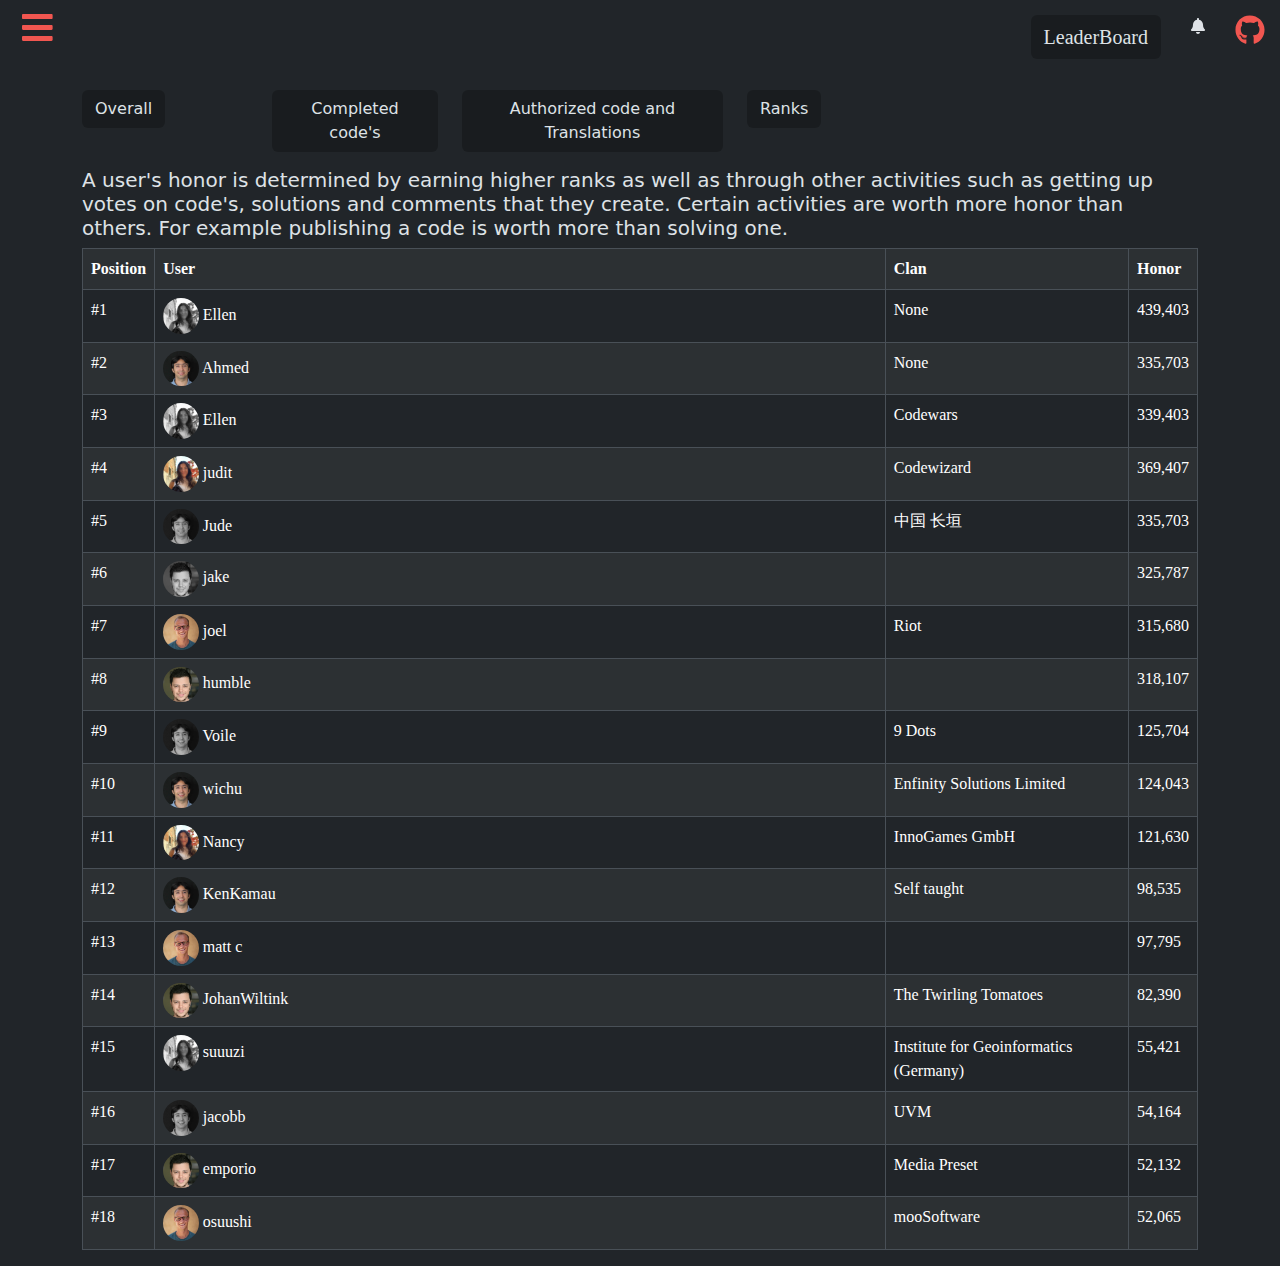
<file: leaderboard.html>
<!DOCTYPE html>
<html lang="en" data-bs-theme="dark">
<head>
    <meta charset="UTF-8">
    <meta name="viewport" content="width=device-width, initial-scale=1.0">
    <link rel="stylesheet" href="https://cdn.jsdelivr.net/npm/bootstrap@5.3.1/dist/css/bootstrap.min.css">
    <link rel="stylesheet" href="/css/leaderboard.css">
    <title>Leaderboard</title>
</head>
<body>
    <nav>
        <div class="container-fluid">
            <span class="fa fa-bars" id="bar" onclick="openNav()"></span>
        </div>
        <ul>
            <li><button class="btn">LeaderBoard</button></li>
            <li><span class="fa fa-bell"></span></li>
            <li><span class="fab fa-github"></span></li>
        </ul>
    </nav>
    <div class=" container-fluid sidenav">
        <div>
            <p><a href="index.html" class="btn"><span class="fa fa-home"></span></a><br>Go back to home page</p>
        </div>
        <div>
            <p><a href="leaderboard.html" class="btn"><span class="fa fa-chart-line"></span></a><br>Check out our leaderboard, see top
                ranking students</p>
        </div>
        <div>
            <p><a href="dashboard.html" class="btn"><span class="fa fa-user"></span></a><br>Head over to your dashboard
                track your progress</p>
        </div>
        <span id="close-sidenav">&times;</span>
    </div>
    <div class="container hero">
        <div class="row">
            <div class="col-md-2 col-12">
                <button class="btn">Overall</button>
            </div>
            <div class="col-md-2 col-12">
                <button class="btn">Completed code's</button>
            </div>
            <div class="col-md-3 col-12">
                <button class="btn">Authorized code and Translations</button>
            </div>
            <div class="col-md-2 col-12">
                <button class="btn">Ranks</button>
            </div>
        </div>
    </div>
    <div class="container">
        <div class="row">
            <div class="col-md-12 mt-3">
                <div class="table-responsive">
                    <table class="table table-bordered table-hover table-striped">
                        <h5>A user's honor is determined by earning higher ranks as well as through other activities such as getting up votes on code's, solutions and comments that they create. Certain activities are worth more honor than others. For example publishing a code is worth more than solving one.</h5>
                        <tr>
                            <th>Position</th>
                            <th>User</th>
                            <th>Clan</th>
                            <th>Honor</th>
                        </tr>
                        <tr>
                            <td>#1</td>
                            <td><img src="/img/ellen-weaver.jpg" alt="" width="5%" style="border-radius: 20px; filter: grayscale(100);"> Ellen</td>
                            <td>None</td>
                            <td>439,403</td>
                        </tr>
                        <tr>
                            <td>#2</td>
                            <td><img src="/img/ahmed.jpg" alt="" width="5%" style="border-radius: 20px;"> Ahmed</td>
                            <td>None</td>
                            <td>335,703</td>
                        </tr>
                        <tr>
                            <td>#3</td>
                            <td><img src="/img/ellen-weaver.jpg" alt="" width="5%" style="border-radius: 20px; filter: grayscale(100);"> Ellen</td>
                            <td>Codewars</td>
                            <td>339,403</td>
                        </tr>
                        <tr>
                            <td>#4</td>
                            <td><img src="/img/ellen-weaver.jpg" alt="" width="5%" style="border-radius: 20px;"> judit</td>
                            <td>Codewizard</td>
                            <td>369,407</td>
                        </tr>
                        <tr>
                            <td>#5</td>
                            <td><img src="/img/ahmed.jpg" alt="" width="5%" style="border-radius: 20px; filter: grayscale(100);"> Jude</td>
                            <td>中国 长垣</td>
                            <td>335,703</td>
                        </tr>
                        <tr>
                            <td>#6</td>
                            <td><img src="/img/jake.png" alt="" width="5%" style="border-radius: 20px; filter: grayscale(100);"> jake</td>
                            <td></td>
                            <td>325,787</td>
                        </tr>
                        <tr>
                            <td>#7</td>
                            <td><img src="/img/joel.jpg" alt="" width="5%" style="border-radius: 20px;"> joel</td>
                            <td>Riot</td>
                            <td>315,680</td>
                        </tr>
                        <tr>
                            <td>#8</td>
                            <td><img src="/img/jake.png" alt="" width="5%" style="border-radius: 20px;"> humble</td>
                            <td></td>
                            <td>318,107</td>
                        </tr>
                        <tr>
                            <td>#9</td>
                            <td><img src="/img/ahmed.jpg" alt="" width="5%" style="border-radius: 20px; filter: grayscale(100);"> Voile</td>
                            <td>9 Dots</td>
                            <td>125,704</td>
                        </tr>
                        <tr>
                            <td>#10</td>
                            <td><img src="/img/ahmed.jpg" alt="" width="5%" style="border-radius: 20px;"> wichu</td>
                            <td>Enfinity Solutions Limited</td>
                            <td>124,043</td>
                        </tr>
                        <tr>
                            <td>#11</td>
                            <td><img src="/img/ellen-weaver.jpg" alt="" width="5%" style="border-radius: 20px;"> Nancy</td>
                            <td>InnoGames GmbH</td>
                            <td>121,630</td>
                        </tr>
                        <tr>
                            <td>#12</td>
                            <td><img src="/img/ahmed.jpg" alt="" width="5%" style="border-radius: 20px;"> KenKamau</td>
                            <td>Self taught</td>
                            <td>98,535</td>
                        </tr>
                        <tr>
                            <td>#13</td>
                            <td><img src="/img/joel.jpg" alt="" width="5%" style="border-radius: 20px;"> matt c</td>
                            <td></td>
                            <td>97,795</td>
                        </tr>
                        <tr>
                            <td>#14</td>
                            <td><img src="/img/jake.png" alt="" width="5%" style="border-radius: 20px;"> JohanWiltink</td>
                            <td>The Twirling Tomatoes</td>
                            <td>82,390</td>
                        </tr>
                        <tr>
                            <td>#15</td>
                            <td><img src="/img/ellen-weaver.jpg" alt="" width="5%" style="border-radius: 20px; filter: grayscale(100);"> suuuzi</td>
                            <td>Institute for Geoinformatics (Germany)</td>
                            <td>55,421</td>
                        </tr>
                        <tr>
                            <td>#16</td>
                            <td><img src="/img/ahmed.jpg" alt="" width="5%" style="border-radius: 20px; filter: grayscale(100);"> jacobb</td>
                            <td>UVM</td>
                            <td>54,164</td>
                        </tr>
                        <tr>
                            <td>#17</td>
                            <td><img src="/img/jake.png" alt="" width="5%" style="border-radius: 20px;"> emporio</td>
                            <td>Media Preset</td>
                            <td>52,132</td>
                        </tr>
                        <tr>
                            <td>#18</td>
                            <td><img src="/img/joel.jpg" alt="" width="5%" style="border-radius: 20px;"> osuushi</td>
                            <td>mooSoftware</td>
                            <td>52,065</td>
                        </tr>
                    </table>
                </div>
            </div>
        </div>
    </div>
</body>
<script src="/js/jquery-3.2.1.min.js"></script>
<script src="https://cdn.jsdelivr.net/npm/bootstrap@5.3.1/dist/js/bootstrap.bundle.min.js"></script>
<script src="/js/all.js"></script>
<script>
    let sidenav = document.querySelector('.sidenav')
    let closesidenav = document.querySelector('#close-sidenav')

    // open sidenav
    function openNav() {
        sidenav.classList.add('active')
    }
    // close sidenav
    closesidenav.onclick = () => {
        sidenav.classList.remove('active')
    }
</script>
</html>
</file>
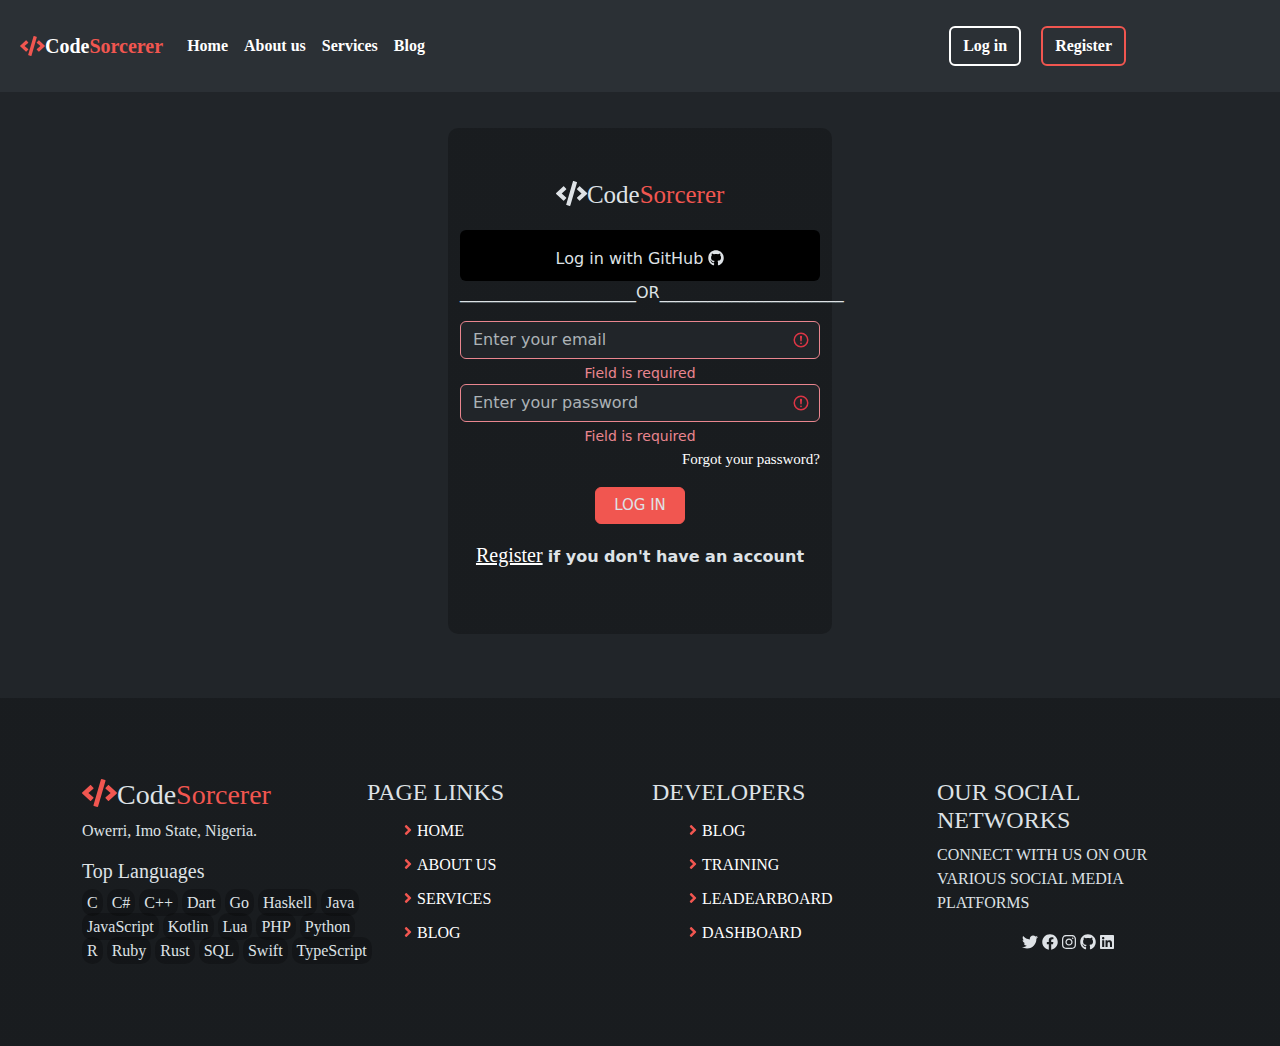
<file: login.html>
<!DOCTYPE html>
<html lang="en" data-bs-theme="dark">

<head>
    <meta charset="UTF-8">
    <meta http-equiv="X-UA-Compatible" content="IE=edge">
    <meta name="viewport" content="width=device-width, initial-scale=1.0">
    <link rel="stylesheet" href="https://cdn.jsdelivr.net/npm/bootstrap@5.3.1/dist/css/bootstrap.min.css">
    <link rel="stylesheet" href="/css/login.css">
    <title>CodeSorcerer</title>
</head>

<body>
    <!-- NAV BAR BEGINS -->
    <nav class="navbar navbar-expand-lg bg-body-tertiary fixed-top">
        <div class="container m-lg-2">
            <a class="navbar-brand" href="index.html"><span class="fa fa-code"></span>Code<span
                    class="logo">Sorcerer</span></a>
            <button class="navbar-toggler" type="button" data-bs-toggle="collapse" data-bs-target="#mynavbar">
                <span class="fa fa-bars"></span>
            </button>
            <div class="collapse navbar-collapse" id="mynavbar">
                <ul class="navbar-nav me-auto mb-3 mb-lg-0">
                    <li class="nav-item">
                        <a class="nav-link" href="index.html">Home</a>
                    </li>
                    <li class="nav-item">
                        <a class="nav-link" href="about.html">About us</a>
                    </li>
                    <li class="nav-item">
                        <a class="nav-link" href="services.html">Services</a>
                    </li>
                    <li class="nav-item">
                        <a class="nav-link" href="blog.html">Blog</a>
                    </li>
                </ul>
                <ul class="navbar-nav">
                    <li class="navbar-item">
                        <a href="login.html" class="btn">Log in</a>
                    </li>
                    <li class="navbar-item">
                        <a href="register.html" class="btn a1">Register</a>
                    </li>
                </ul>
            </div>
        </div>
    </nav>
    <!-- NAVBAR ENDS -->

    <!-- LOGIN BEGINS -->
    <div class="container register text-center">
        <form action="" class="was-validated">
            <div class="row">
                <div class="col-md-12 col-12 mt-5 mb-3">
                    <a class="navbar-brand" href="index.html"><span class="fa fa-code"></span>Code<span
                            class="logo">Sorcerer</span></a>
                </div>
            </div>
            <div class="row">
                <div class="col-md-12 col-12">
                    <button class="btn b1"><a href=""></a>Log in with GitHub <span
                            class="fab fa-github"></span></button>
                </div>
                <p>______________________OR_______________________</p>
            </div>
            <div class="row">
                <div class="col-md-12 col-12">
                    <input type="email" class="form-control" name="" id="mail" required placeholder="Enter your email">
                    <div class="valid-feedback">Looks good</div>
                    <div class="invalid-feedback">Field is required</div>
                </div>
            </div>
            <div class="row">
                <div class="col-md-12 col-12">
                    <input type="password" class="form-control" name="" id="pword" required
                        placeholder="Enter your password">
                    <div class="valid-feedback">Looks good</div>
                    <div class="invalid-feedback">Field is required</div>
                </div>
            </div>
            <div class="row">
                <div class="col-md-12 col-12 text-end">
                    <p><a href="" class="b2">Forgot your password?</a></p>
                </div>
            </div>
            <div id="message"></div>
            <div class="row">
                <div class="col-md-12 col-12 mb-3">
                    <button class="btn b3" id="login">LOG IN</button>
                    <!-- <a href="dashboard.html" class="btn b3">LOG IN</a> -->
                </div>
            </div>
            <div class="row">
                <div class="col-md-12 mb-5 b4">
                    <p><a href="register.html">Register</a> <b>if you don't have an account</b></p>
                </div>
            </div>
        </form>
    </div>
    <!-- LOGIN ENDS HERE -->

     <!-- FOOTER SECTION BEGINS -->
     <footer class="container-fluid swipeanim">
        <div class="container">
            <div class="row">
                <div class="col-md-3">
                    <h2><span class="fa fa-code"></span>Code<span class="logo">Sorcerer</span></h2>
                    <p>Owerri, Imo State, Nigeria.</p>
                    <h5>Top Languages</h5>
                    <div class="lang">
                        <span>C</span>&nbsp;<span>C#</span>&nbsp;<span>C++</span>&nbsp;<span>Dart</span>&nbsp;<span>Go</span>&nbsp;<span>Haskell</span>&nbsp;<span>Java</span>&nbsp;<br><span>JavaScript</span>&nbsp;<span>Kotlin</span>&nbsp;<span>Lua</span>&nbsp;<span>PHP</span>&nbsp;<span>Python</span>&nbsp;<br><span>R</span>&nbsp;<span>Ruby</span>&nbsp;<span>Rust</span>&nbsp;<span>SQL</span>&nbsp;<span>Swift</span>&nbsp;<span>TypeScript</span>
                    </div>
                </div>
                <div class="col-md-3">
                    <h4>PAGE LINKS</h4>
                    <ul>
                        <li><i class="fa fa-angle-right"></i><a href="index.html">HOME</a></li>
                        <li><i class="fa fa-angle-right"></i><a href="about.html">ABOUT US</a></li>
                        <li><i class="fa fa-angle-right"></i><a href="services.html">SERVICES</a></li>
                        <li><i class="fa fa-angle-right"></i><a href="blog.html">BLOG</a></li>
                    </ul>
                </div>
                <div class="col-md-3">
                    <h4>DEVELOPERS</h4>
                    <ul>
                    <li><i class="fa fa-angle-right"></i><a href="blog.html">BLOG</a></li> 
                    <li><i class="fa fa-angle-right"></i><a href="register.html">TRAINING</a></li> 
                    <li><i class="fa fa-angle-right"></i><a href="">LEADEARBOARD</a></li> 
                    <li><i class="fa fa-angle-right"></i><a href="login.html">DASHBOARD</a></li> 
                    </ul>
                </div>
                <div class="col-md-3">
                    <h4>OUR SOCIAL NETWORKS</h4>
                    <P>CONNECT WITH US ON OUR VARIOUS SOCIAL MEDIA PLATFORMS</P>
                    <div class="social">
                        <div class="container socail-media-icons text-center">
                            <i class=" fab fa-twitter"></i>
                            <i class=" fab fa-facebook"></i>
                            <i class=" fab fa-instagram"></i>
                            <i class=" fab fa-github"></i>
                            <i class=" fab fa-linkedin"></i>
                        </div>
                    </div>
                </div>
            </div>
        </div>
    </footer>
    <!-- FOOTER SECTION ENDS -->
</body>
<script src="/js/jquery-3.2.1.min.js"></script>
<script src="https://cdn.jsdelivr.net/npm/bootstrap@5.3.1/dist/js/bootstrap.bundle.min.js"></script>
<script src="/js/all.js"></script>
<script>
    let btn = document.getElementById('login')
    btn.addEventListener('click' , validateForm)

    function validateForm(){
        let mail = document.getElementById('mail').value
        let pword = document.getElementById('pword').value
        let msg = document.getElementById('message')

        btn.textContent = 'processing'
        btn.disabled = true

        if(mail == '' || mail == null || pword == '' || pword == null){
            msg.innerHTML= 'All fields are required'
            msg.style.color = 'red'
            btn.innerHTML = 'login'
            btn.disabled = false
            return false 
        }
        if(pword.length < 8){
            msg.innerHTML='<span style="color: red; ">Password must be atleast of length eight characters long!</span>';
            btn.disabled = false 
            return false
        }
        window.location.href = 'dashboard.html';
    }
</script>
</html>
</file>
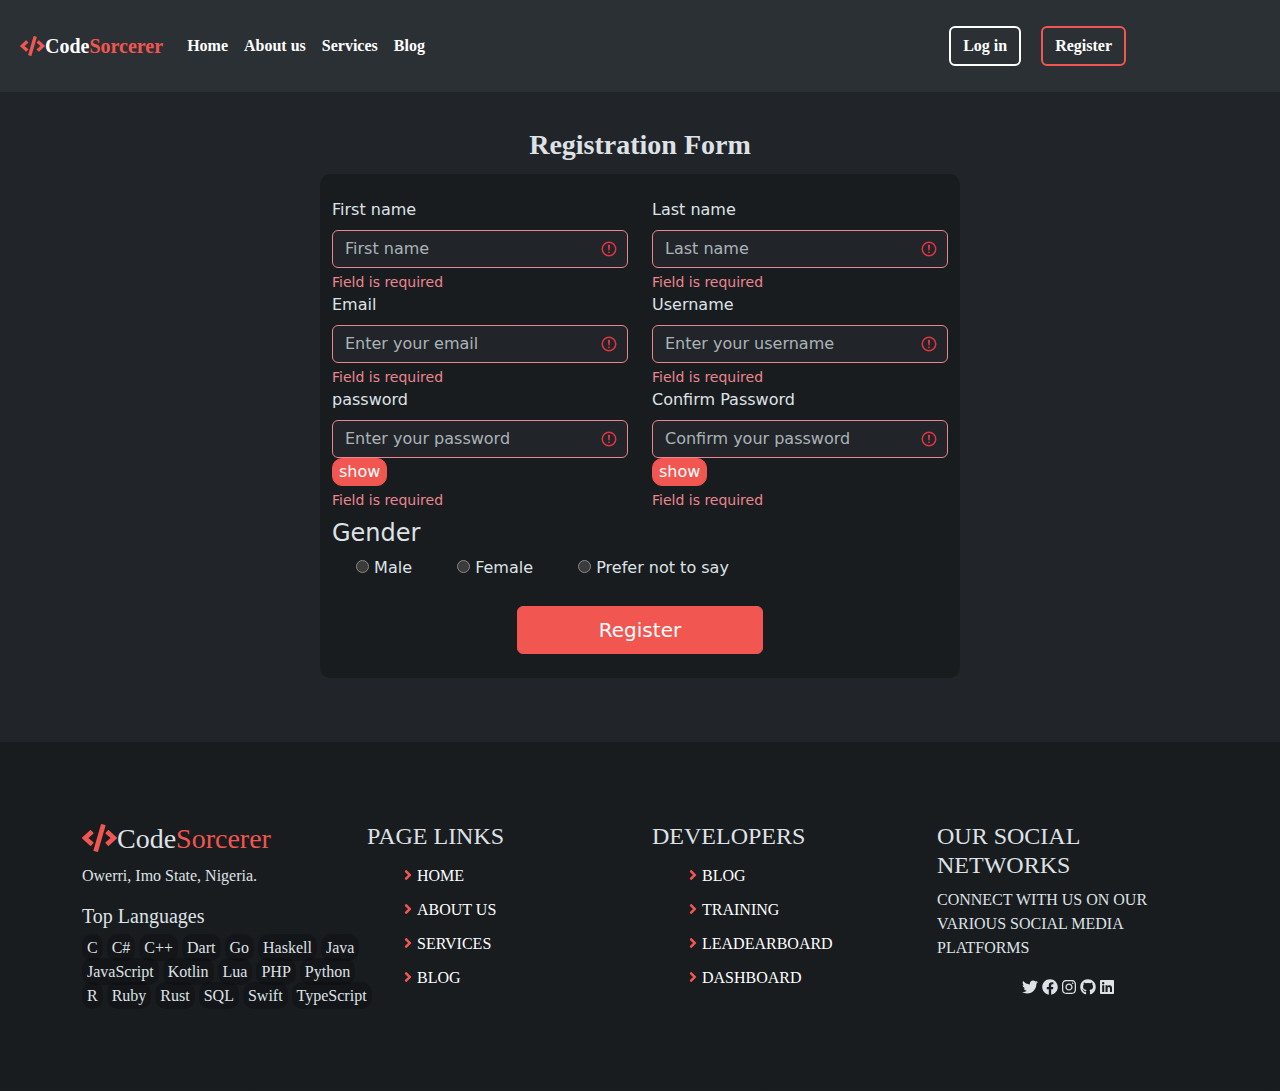
<file: register.html>
<!DOCTYPE html>
<html lang="en" data-bs-theme="dark">
<head>
    <meta charset="UTF-8">
    <meta http-equiv="X-UA-Compatible" content="IE=edge">
    <meta name="viewport" content="width=device-width, initial-scale=1.0">
    <link rel="stylesheet" href="https://cdn.jsdelivr.net/npm/bootstrap@5.3.1/dist/css/bootstrap.min.css">
    <link rel="stylesheet" href="/css/register.css">
    <title>CodeSorcerer</title>
</head>
<body>
    <!-- NAV BAR BEGINS -->
    <nav class="navbar navbar-expand-lg bg-body-tertiary fixed-top">
        <div class="container m-lg-2">
            <a class="navbar-brand" href="index.html"><span class="fa fa-code"></span>Code<span class="logo">Sorcerer</span></a>
            <button class="navbar-toggler" type="button" data-bs-toggle="collapse" data-bs-target="#mynavbar">
                <span class="fa fa-bars"></span>
            </button>
            <div class="collapse navbar-collapse" id="mynavbar">
                <ul class="navbar-nav me-auto mb-3 mb-lg-0">
                    <li class="nav-item">
                        <a class="nav-link" href="index.html">Home</a>
                    </li>
                    <li class="nav-item">
                        <a class="nav-link" href="about.html">About us</a>
                    </li>
                    <li class="nav-item">
                        <a class="nav-link" href="services.html">Services</a>
                    </li>
                    <li class="nav-item">
                        <a class="nav-link" href="blog.html">Blog</a>
                    </li>
                </ul>
                <ul class="navbar-nav">
                    <li class="navbar-item">
                        <a href="login.html" class="btn">Log in</a>
                    </li>
                    <li class="navbar-item">
                        <a href="register.html" class="btn a1">Register</a>
                    </li>
                </ul>
            </div>
        </div>
    </nav>
    <!-- NAVBAR ENDS -->

    <!-- REGISTRATION BEGINS -->
    
    <div class="container register text-center">
        <h3 class="fw-bolder">Registration Form</h3>
    </div>

    <div class="container register1">
        <div action="" class="was-validated">
            <div class="row">
                <div class="col-md-6 col-6 mt-4">
                    <label for="" class="form-label">First name</label>
                    <input type="text" class="form-control" name="" id="fname" required placeholder="First name">
                    <div class="valid-feedback">Looks good</div>
                    <div class="invalid-feedback">Field is required</div>
                </div>
                <div class="col-md-6 col-6 mt-4">
                    <label for="" class="form-label">Last name</label>
                    <input type="text" class="form-control" name="" id="lname" required placeholder="Last name">
                    <div class="valid-feedback">Looks good</div>
                    <div class="invalid-feedback">Field is required</div>
                </div>
            </div>
            <div class="row">
                <div class="col-md-6 col-6">
                    <label for="" class="form-label">Email</label>
                    <input type="email" class="form-control" name="" id="mail" required placeholder="Enter your email">
                    <div class="valid-feedback">Looks good</div>
                    <div class="invalid-feedback">Field is required</div>
                </div>
                <div class="col-md-6 col-6">
                    <label for="" class="form-label">Username</label>
                    <input type="text" class="form-control" name="" id="uname" required placeholder="Enter your username">
                    <div class="valid-feedback">Looks good</div>
                    <div class="invalid-feedback">Field is required</div>
                </div>
            </div>
            <div class="row">
                <div class="col-md-6 col-6">
                    <label for="" class="form-label">password</label>
                    <input type="password" class="form-control" name="" id="pword" required placeholder="Enter your password"> <button id="show">show</button>
                    <div class="invalid-feedback">Field is required</div>
                </div>
                <div class="col-md-6 col-6">
                    <label for="" class="form-label">Confirm Password</label>
                    <input type="password" class="form-control" name="" id="conword" required placeholder="Confirm your password"><button id="show2">show</button>
                    <div class="invalid-feedback">Field is required</div>
                </div>
            </div>
            <div class="row mt-2">
                <h4>Gender</h4>
                <div class="col-md-12">
                    <div class="form-check form-check-inline">
                        <input class="" type="radio" name="inlineRadioOptions" id="inlineRadio1" value="option1">
                        <label class="" for="inlineRadio1">Male</label>
                      </div>
                      <div class="form-check form-check-inline">
                        <input class="" type="radio" name="inlineRadioOptions" id="inlineRadio2" value="option2">
                        <label class="" for="inlineRadio2">Female</label>
                      </div>
                      <div class="form-check form-check-inline">
                        <input class="" type="radio" name="inlineRadioOptions" id="inlineRadio2" value="option3">
                        <label class="" for="inlineRadio2">Prefer not to say</label>
                      </div>
                </div>
                <div id="message"></div>
            </div>
            <div class="row mt-4">
                <div class="col-md-12 text-center mb-4">
                    <!-- <a href="training.html" class="btn btn-success" id="register">Register</a> -->
                    <button class="btn btn-success" id="register">Register</button>
                </div>
            </div>
        </div>
    </div>

    <!-- REGISTRATION ENDS -->

    <!-- FOOTER SECTION BEGINS -->
    <footer class="container-fluid swipeanim">
        <div class="container">
            <div class="row">
                <div class="col-md-3">
                    <h2><span class="fa fa-code"></span>Code<span class="logo">Sorcerer</span></h2>
                    <p>Owerri, Imo State, Nigeria.</p>
                    <h5>Top Languages</h5>
                    <div class="lang">
                        <span>C</span>&nbsp;<span>C#</span>&nbsp;<span>C++</span>&nbsp;<span>Dart</span>&nbsp;<span>Go</span>&nbsp;<span>Haskell</span>&nbsp;<span>Java</span>&nbsp;<br><span>JavaScript</span>&nbsp;<span>Kotlin</span>&nbsp;<span>Lua</span>&nbsp;<span>PHP</span>&nbsp;<span>Python</span>&nbsp;<br><span>R</span>&nbsp;<span>Ruby</span>&nbsp;<span>Rust</span>&nbsp;<span>SQL</span>&nbsp;<span>Swift</span>&nbsp;<span>TypeScript</span>
                    </div>
                </div>
                <div class="col-md-3">
                    <h4>PAGE LINKS</h4>
                    <ul>
                        <li><i class="fa fa-angle-right"></i><a href="index.html">HOME</a></li>
                        <li><i class="fa fa-angle-right"></i><a href="about.html">ABOUT US</a></li>
                        <li><i class="fa fa-angle-right"></i><a href="services.html">SERVICES</a></li>
                        <li><i class="fa fa-angle-right"></i><a href="blog.html">BLOG</a></li>
                    </ul>
                </div>
                <div class="col-md-3">
                    <h4>DEVELOPERS</h4>
                    <ul>
                    <li><i class="fa fa-angle-right"></i><a href="blog.html">BLOG</a></li> 
                    <li><i class="fa fa-angle-right"></i><a href="register.html">TRAINING</a></li> 
                    <li><i class="fa fa-angle-right"></i><a href="">LEADEARBOARD</a></li> 
                    <li><i class="fa fa-angle-right"></i><a href="login.html">DASHBOARD</a></li> 
                    </ul>
                </div>
                <div class="col-md-3">
                    <h4>OUR SOCIAL NETWORKS</h4>
                    <P>CONNECT WITH US ON OUR VARIOUS SOCIAL MEDIA PLATFORMS</P>
                    <div class="social">
                        <div class="container socail-media-icons text-center">
                            <i class=" fab fa-twitter"></i>
                            <i class=" fab fa-facebook"></i>
                            <i class=" fab fa-instagram"></i>
                            <i class=" fab fa-github"></i>
                            <i class=" fab fa-linkedin"></i>
                        </div>
                    </div>
                </div>
            </div>
        </div>
    </footer>
    <!-- FOOTER SECTION ENDS -->
</body>
<script src="/js/jquery-3.2.1.min.js"></script>
<script>
let btn = document.getElementById('register')
btn.addEventListener('click', validateForm)

function validateForm(){
    let fname = document.getElementById('fname').value
    let lname = document.getElementById('lname').value
    let mail = document.getElementById('mail').value
    let pword = document.getElementById('pword').value
    let conword = document.getElementById('conword').value
    let msg = document.getElementById('message')

    btn.textContent = 'processing'
    btn.disabled = true
    
    if(fname == '' || fname == null || lname == '' || lname == null || mail == '' || mail == null || pword == '' || pword == null || conword == '' || conword == null){
        msg.innerHTML = 'All fields are required'
        msg.style.color = 'red'
        btn.innerHTML = 'register'
        btn.disabled = false
        return false
    }
    if(pword.length < 8){
        msg.innerHTML = 'Password should be 8 characters long'
        msg.style.color = 'red'
        btn.innerHTML = 'register'
        btn.disabled = false
        return false
    }
    if(pword != conword){
        msg.innerHTML = 'Password mixmatch'
        msg.style.color = 'red'
        btn.innerHTML = 'register'
        btn.disabled = false
        return false
    }
    window.location.href = 'training.html';
}

    let pwd = document.querySelector('#pword')
    $('#show').click(function(){
        if(pwd.getAttribute('type') === 'password'){
            pwd.setAttribute('type', 'text')
            document.getElementById('show').innerHTML = 'Hide'
        }else{
            pwd.setAttribute('type', 'password')
            document.getElementById('show').innerHTML = 'Show'
        }
    })

    let cwd = document.querySelector('#conword')
    $('#show2').click(function(){
        if(cwd.getAttribute('type') === 'password'){
            cwd.setAttribute('type', 'text')
            document.getElementById('show2').innerHTML = 'Hide'
        }else{
            cwd.setAttribute('type', 'password')
            document.getElementById('show2').innerHTML = 'Show'
        }
    })
</script>

<script src="https://cdn.jsdelivr.net/npm/bootstrap@5.3.1/dist/js/bootstrap.bundle.min.js"></script>
<script src="/js/all.js"></script>
</html>
</file>
<file: css/blog.css>
/* Nav styling */
nav .navbar-brand{
    font-weight: bold;
    font-family: Georgia, 'Times New Roman', Times, serif;
}
nav .collapse ul li a{
    color: white;
    font-weight: bold;
    font-family: Georgia, 'Times New Roman', Times, serif;
}
nav .navbar-brand .fa-code, .logo{
    color: rgb(241, 86, 80);
}
nav .navbar-nav li .btn{
    border: 2px solid white;
    margin: 10px;
    font-family: Georgia, 'Times New Roman', Times, serif;
}
nav .navbar-nav li .a1{
    border: 2px solid rgb(241, 86, 80);
}
nav .navbar-nav li .active{
    border-bottom: 3px solid rgb(241, 86, 80);
}
/* blog background styling */
.log{
    margin-top: 6%;
    background: linear-gradient(to left, rgb(241, 86, 80), rgba(0, 0, 0, 0.5), rgba(0, 0, 0, 0.5));
}
.log h1{
  font-weight: 700;
  font-size: 60px;
  font-family: Georgia, 'Times New Roman', Times, serif;
  text-transform: uppercase;
  background: linear-gradient(90deg, #000, rgb(241, 86, 80), #000);
  letter-spacing: 5px;
  -webkit-background-clip: text;
  background-clip: text;
  -webkit-text-fill-color: transparent;
  background-repeat: no-repeat;
  background-size: 80%;
  animation: shine 8s linear infinite;
  position: relative;
}
.log p{
    color: white;
    font-size: 20px;
    font-family: Georgia, 'Times New Roman', Times, serif;
}
.log .btn{
    background-color: rgb(241, 86, 80);
    padding: 8px;
    width: 15%;
    border-radius: 20px;
}
.log .tx{
    color: rgb(241, 86, 80);
    font-weight: bold;
}
.log .message{
    padding: 100px 50px;
    position: relative;
}
.log .img-fluid{
    position: absolute;
    width: 33%;
    margin-top: 1%;
}
/* BLOG STYLING */
.blg{
    background-image: linear-gradient(rgba(0, 0, 0, 0.24), rgba(0, 0, 0, 0.24));
    border-radius: 10px;
    margin: 25px;
}
.blg:hover{
    transform: scale(0.95);
    transition: 1s;
}
.blog .tx1{
    font-size: 70px;
    font-family: Georgia, 'Times New Roman', Times, serif;
}
.blog h1{
    font-size: 35px;
    font-family: Georgia, 'Times New Roman', Times, serif;
}
.blog .m1 img{
    margin-left: -2%;
    border-radius: 10px;
}
.blog p{
    font-size: 20px;
    font-family: Georgia, 'Times New Roman', Times, serif; 
}
.blog .b1{
    margin-top: 7%;
    background-color: rgb(241, 86, 80);
    border-radius: 35px;
    color: #000;
    margin-bottom: 5%;
    margin-left: 5%;
}
.blog .b1:hover{
    transform: scale(0.9);
    transition: 1s;
}
.blog .tx2{
    margin-top: 5%;
    margin-bottom: 3%;
    margin-left: 5%;
}
.blog .p1{
    font-size: 20px;
    font-family: Georgia, 'Times New Roman', Times, serif;
    margin-left: 5%;
    margin-bottom: 15%;
}
.blog .mg1 img{
    margin-left: 5%;
    border-radius: 90%;
    filter: grayscale(100);
    margin-bottom: 20%;
}
.blog .mg1 .tx3{
    margin-left: 5%;
    margin-top: -12%;
}
.bgl{
    background-image: linear-gradient(rgba(0, 0, 0, 0.24), rgba(0, 0, 0, 0.24));
    border-radius: 10px;
    margin: 25px;
}
.bgl:hover{
    transform: scale(0.95);
    transition: 1s;
}
.blog .bgl .b2{
    margin-top: 7%;
    background-color: rgb(241, 86, 80);
    border-radius: 35px;
    color: #000;
    margin-bottom: 5%;
    margin-left: 5%;
}
.blog .bgl .tx3{
    margin-top: 5%;
    margin-bottom: 3%;
    margin-left: 5%;
}
.blog .bgl .p2{
    font-size: 20px;
    font-family: Georgia, 'Times New Roman', Times, serif;
    margin-left: 5%;
    margin-bottom: 15%;
}
.blog .bgl .mg2 img{
    margin-left: 5%;
    border-radius: 90%;
    filter: grayscale(100);
    margin-bottom: 5%;
}
.blog .bgl .mg2 .tx4{
    margin-left: 5%;
}
/* Footer styling */
footer{
    margin-top: 8%;
    background-image: linear-gradient(rgba(0, 0, 0, 0.24), rgba(0, 0, 0, 0.24));
    padding: 80px 0px;
    font-family: Georgia, 'Times New Roman', Times, serif;
}
footer h2{
    font-size: 28px;
}
footer .fa-code{
    color: rgb(241, 86, 80);
}
footer .lang{
    margin-top: 2%;
}
footer .lang span{
    padding: 5px;
    background-image: linear-gradient(rgba(0, 0, 0, 0.24), rgba(0, 0, 0, 0.24));
    border-radius: 10px;
}
footer .lang span:hover{
    background-color: rgb(241, 86, 80);
}
footer ul{
    list-style-type: none;
}
footer li{
    padding: 5px;
}
footer li a{
    color: white;
    text-decoration: none;
    margin-left: 5px;
}
footer .fa-angle-right{
    color: rgb(241, 86, 80);
}
/* footer styling ends */
#mybtn{
    position: fixed;
    bottom: 50px;
    right: 0;
    z-index: 99;
    border: none;
    border-radius: 50px;
    background-color: rgb(241, 86, 80);
    cursor: pointer;
    padding: 15px;
    transition: 2s ease;
    color: white;
}

@media (max-width: 845px){
     /* Blog Styling */
    .log{
        background: linear-gradient(to top, rgb(241, 86, 80), rgba(0, 0, 0, 0.5), rgba(0, 0, 0, 0.5));
    }
    .log h1{
        font-size: 35px;
    }
    .log .btn{
        width: 30%;
    }
    .log .img-fluid{
        display: none;
    }
    .blg{
        margin: -1px; 
        margin-left: 3%;
        margin-bottom: 8%;
     }
     .bgl{
       margin: -1px; 
       margin-left: 3%; 
       margin-bottom: 4%;
     }
    footer .lang{
        margin-bottom: 5%;
    }
     
 }

@keyframes shine {
    0% {
      background-position-x: -500%;
    }
    100% {
      background-position-x: 500%;
    }
  }
</file>
<file: css/animation.css>
/* Animation */
.rightanim{
    visibility: hidden;
}
.right{
    animation-name: right;
    animation-duration: 3s;
    visibility: visible;
}
.leftanim{
    visibility: hidden;
}
.left{
    animation-name: left;
    animation-duration: 3s;
    visibility: visible;
}
.zoomanim{
    visibility: hidden;
}
.zoom{
    animation-name: zoom;
    animation-duration: 3s;
    visibility: visible;
}
@keyframes zoom{
    from{transform: scale(0)}
    to{transform: scale(1);}
}
.swipeanim{
    visibility: hidden;
}
.swipe{
    animation-name: swipe;
    animation-duration: 3s;
    visibility: visible;
}
.pulser{
    animation: pulse 3s infinite ease-in-out;
}

/* keyframes */
/* pulse animation */
@keyframes pulse{
    0%{
        transform: translate(0, 0) scale(1);
    }
    50%{
        transform: translate(0, -1%) scale(0.9);
        box-shadow: 10px 10px 15px 10px #cbced1 -5px -5px 10px -5px white;
    }
    100%{
        transform: translate(0, 0) scale(1);
    }
}

/* right animation */
@keyframes right{
    0%{
        opacity: 0;
        -webkit-transform: translateX(70%);
    }
    100%{
        opacity: 1;
        -webkit-transform: translateX(0%);
    }
}
@-webkit-keyframes right{
    0%{
        opacity: 0;
        -webkit-transform: translateX(70%);
    }
    100%{
        opacity: 1;
        -webkit-transform: translateX(0%);
    }
}
/* left animation */
@keyframes left{
    0%{
        opacity: 0;
        -webkit-transform: translateX(-70%);
    }
    100%{
        opacity: 1;
        -webkit-transform: translateX(0%);
    }
}
@-webkit-keyframes left{
    0%{
        opacity: 0;
        -webkit-transform: translateX(-70%);
    }
    100%{
        opacity: 1;
        -webkit-transform: translateX(0%);
    }
}
/* swipe animation */
@keyframes swipe{
    0%{
        opacity: 0;
        -webkit-transform: translatey(70%);
    }
    100%{
        opacity: 1;
        -webkit-transform: translatey(0%);
    }
}
@-webkit-keyframes swipe{
    0%{
        opacity: 0;
        -webkit-transform: translatey(70%);
    }
    100%{
        opacity: 1;
        -webkit-transform: translatey(0%);
    }
}
</file>
<file: css/leaderboard.css>
nav{
    display: flex;
    justify-content: space-between;
}
nav ul{
    display: flex;
    list-style-type: none;
}
nav ul li{
    padding: 15px;
}
nav ul li .btn{
    background-image: linear-gradient(rgba(0, 0, 0, 0.24), rgba(0, 0, 0, 0.24));
    font-size: 20px;
    font-family: Georgia, 'Times New Roman', Times, serif;
}
#bar{
    cursor: pointer;
    color: rgb(241, 86, 80);
    font-size: 35px;
    margin: 10px;
}
/* side nav */
.sidenav{
    width: 360px;
    min-height: 100vh;
    background-color: black;
    box-shadow: 2px 0 4px rgb(241, 86, 80);;
    position: fixed;
    top: 0;
    left: -77%;
    transition: 0.3s;
    font-family: Georgia, 'Times New Roman', Times, serif;
    font-weight: bold;
}
.sidenav .fa-home, .fa-chart-line, .fa-user, .fa-github{
    color: rgb(241, 86, 80);
    font-size: 30px;
}
.sidenav.active{
    right: 0;
}
#close-sidenav{
    position: absolute;
    top: 1rem;
    right: 1rem;
    font-size: 2rem;
    font-weight: bolder;
    cursor: pointer;
    color: rgb(241, 86, 80);
}
.hero button{
    background-image: linear-gradient(rgba(0, 0, 0, 0.24), rgba(0, 0, 0, 0.24));
}
table{
    font-family: Georgia, 'Times New Roman', Times, serif;
}

@media (max-width: 845px){
    .sidenav{
    width: 110px;
    }
    table tr td img{
        width: 30%;
    }
}
</file>
<file: css/login.css>
html{
    scroll-behavior: smooth;
}
/* Nav styling */
nav .navbar-brand{
    font-weight: bold;
    font-family: Georgia, 'Times New Roman', Times, serif;
}
nav .collapse ul li a{
    color: white;
    font-weight: bold;
    font-family: Georgia, 'Times New Roman', Times, serif;
}
nav .navbar-brand .fa-code, .logo{
    color: rgb(241, 86, 80);
}
nav .navbar-nav li .btn{
    border: 2px solid white;
    margin: 10px;
    font-family: Georgia, 'Times New Roman', Times, serif;
}
nav .navbar-nav li .a1{
    border: 2px solid rgb(241, 86, 80);
}
/* Login styling */
.register{
    margin-top: 10%;
    width: 30%;
    background-image: linear-gradient(rgba(0, 0, 0, 0.24), rgba(0, 0, 0, 0.24));
    border-radius: 10px;
    animation: slideInTop 3s ease-in-out;
}
.register a{
    font-size: 25px;
    font-family: Georgia, 'Times New Roman', Times, serif;
}
.register .b1{
    background-color: black;
    width: 100%;
}
.register .b2{
    text-decoration: none;
    color: white;
    font-size: 15px;
    font-family: Georgia, 'Times New Roman', Times, serif;
}
.register .b2:hover{
    color: lightskyblue;
}
.register .b3{
    width: 25%;
    background-color: rgb(241, 86, 80);
    border: 1px solid rgb(241, 86, 80);
    font-size: 15px;
}
.register .b4 a{
    font-size: 20px;
    color: white;
    font-family: Georgia, 'Times New Roman', Times, serif;
}
.register .b4 a:hover{
    color: lightskyblue;
}

/* Footer styling */
footer{
    margin-top: 5%;
    background-image: linear-gradient(rgba(0, 0, 0, 0.24), rgba(0, 0, 0, 0.24));
    padding: 80px 0px;
    font-family: Georgia, 'Times New Roman', Times, serif;
}
footer h2{
    font-size: 28px;
}
footer .fa-code{
    color: rgb(241, 86, 80);
}
footer .lang{
    margin-top: 2%;
}
footer .lang span{
    padding: 5px;
    background-image: linear-gradient(rgba(0, 0, 0, 0.24), rgba(0, 0, 0, 0.24));
    border-radius: 10px;
}
footer .lang span:hover{
    background-color: rgb(241, 86, 80);
}
footer ul{
    list-style-type: none;
}
footer li{
    padding: 5px;
}
footer li a{
    color: white;
    text-decoration: none;
    margin-left: 5px;
}
footer .fa-angle-right{
    color: rgb(241, 86, 80);
}
/* footer styling ends */

@media (max-width: 845px){
    /* login styling */
    .register{
        width: 90%;
        margin-top: 25%;
    }
    .register .b3{
        width: 30%;
    }
    footer .lang{
        margin-bottom: 5%;
    }
}

@keyframes slideInTop {
    from{
        opacity: 0;
        transform: translateY(-300px);
    }
    to{
        opacity: 1;
        transform: translateY(0);
    }
}
</file>
<file: css/register.css>
/* Nav styling */
nav .navbar-brand{
    font-weight: bold;
    font-family: Georgia, 'Times New Roman', Times, serif;
}
nav .collapse ul li a{
    color: white;
    font-weight: bold;
    font-family: Georgia, 'Times New Roman', Times, serif;
}
nav .navbar-brand .fa-code, .logo{
    color: rgb(241, 86, 80);
}
nav .navbar-nav li .btn{
    border: 2px solid white;
    margin: 10px;
    font-family: Georgia, 'Times New Roman', Times, serif;
}
nav .navbar-nav li .a1{
    border: 2px solid rgb(241, 86, 80);
}

/* REGISTRATION STYLING */
.register{
    margin-top: 10%;
}
.register h3{
    font-family:Georgia, 'Times New Roman', Times, serif ;
    font-weight: bold;
}
html{
    scroll-behavior: smooth;
}
.register1{
    width: 50%;
    background-image: linear-gradient(rgba(0, 0, 0, 0.24), rgba(0, 0, 0, 0.24));
    border-radius: 10px;
    margin-top: 1%;
    animation: slideInTop 3s ease-in-out;
}
.register1 .btn{
    width: 40%;
    padding: 8px;
    background-color: rgb(241, 86, 80);
    border: 1px solid rgb(241, 86, 80);
    font-size: 20px;
}
#show, #show2{
    background-color: rgb(241, 86, 80);
    border: 1px solid rgb(241, 86, 80);
    border-radius: 10px;
}

/* Footer styling */
footer{
    margin-top: 5%;
    background-image: linear-gradient(rgba(0, 0, 0, 0.24), rgba(0, 0, 0, 0.24));
    padding: 80px 0px;
    font-family: Georgia, 'Times New Roman', Times, serif;
}
footer h2{
    font-size: 28px;
}
footer .fa-code{
    color: rgb(241, 86, 80);
}
footer .lang{
    margin-top: 2%;
}
footer .lang span{
    padding: 5px;
    background-image: linear-gradient(rgba(0, 0, 0, 0.24), rgba(0, 0, 0, 0.24));
    border-radius: 10px;
}
footer .lang span:hover{
    background-color: rgb(241, 86, 80);
}
footer ul{
    list-style-type: none;
}
footer li{
    padding: 5px;
}
footer li a{
    color: white;
    text-decoration: none;
    margin-left: 5px;
}
footer .fa-angle-right{
    color: rgb(241, 86, 80);
}
/* footer styling ends */

@media (max-width: 845px){
    /* registration styling */
    .register{
        margin-top: 25%;
    }
    .register1{
        width: 90%;
    }
    footer .lang{
        margin-bottom: 5%;
    }
}

@keyframes slideInTop {
    from{
        transform: translateY(-300px);
    }
    to{
        transform: translateY(0);
    }
}
</file>
